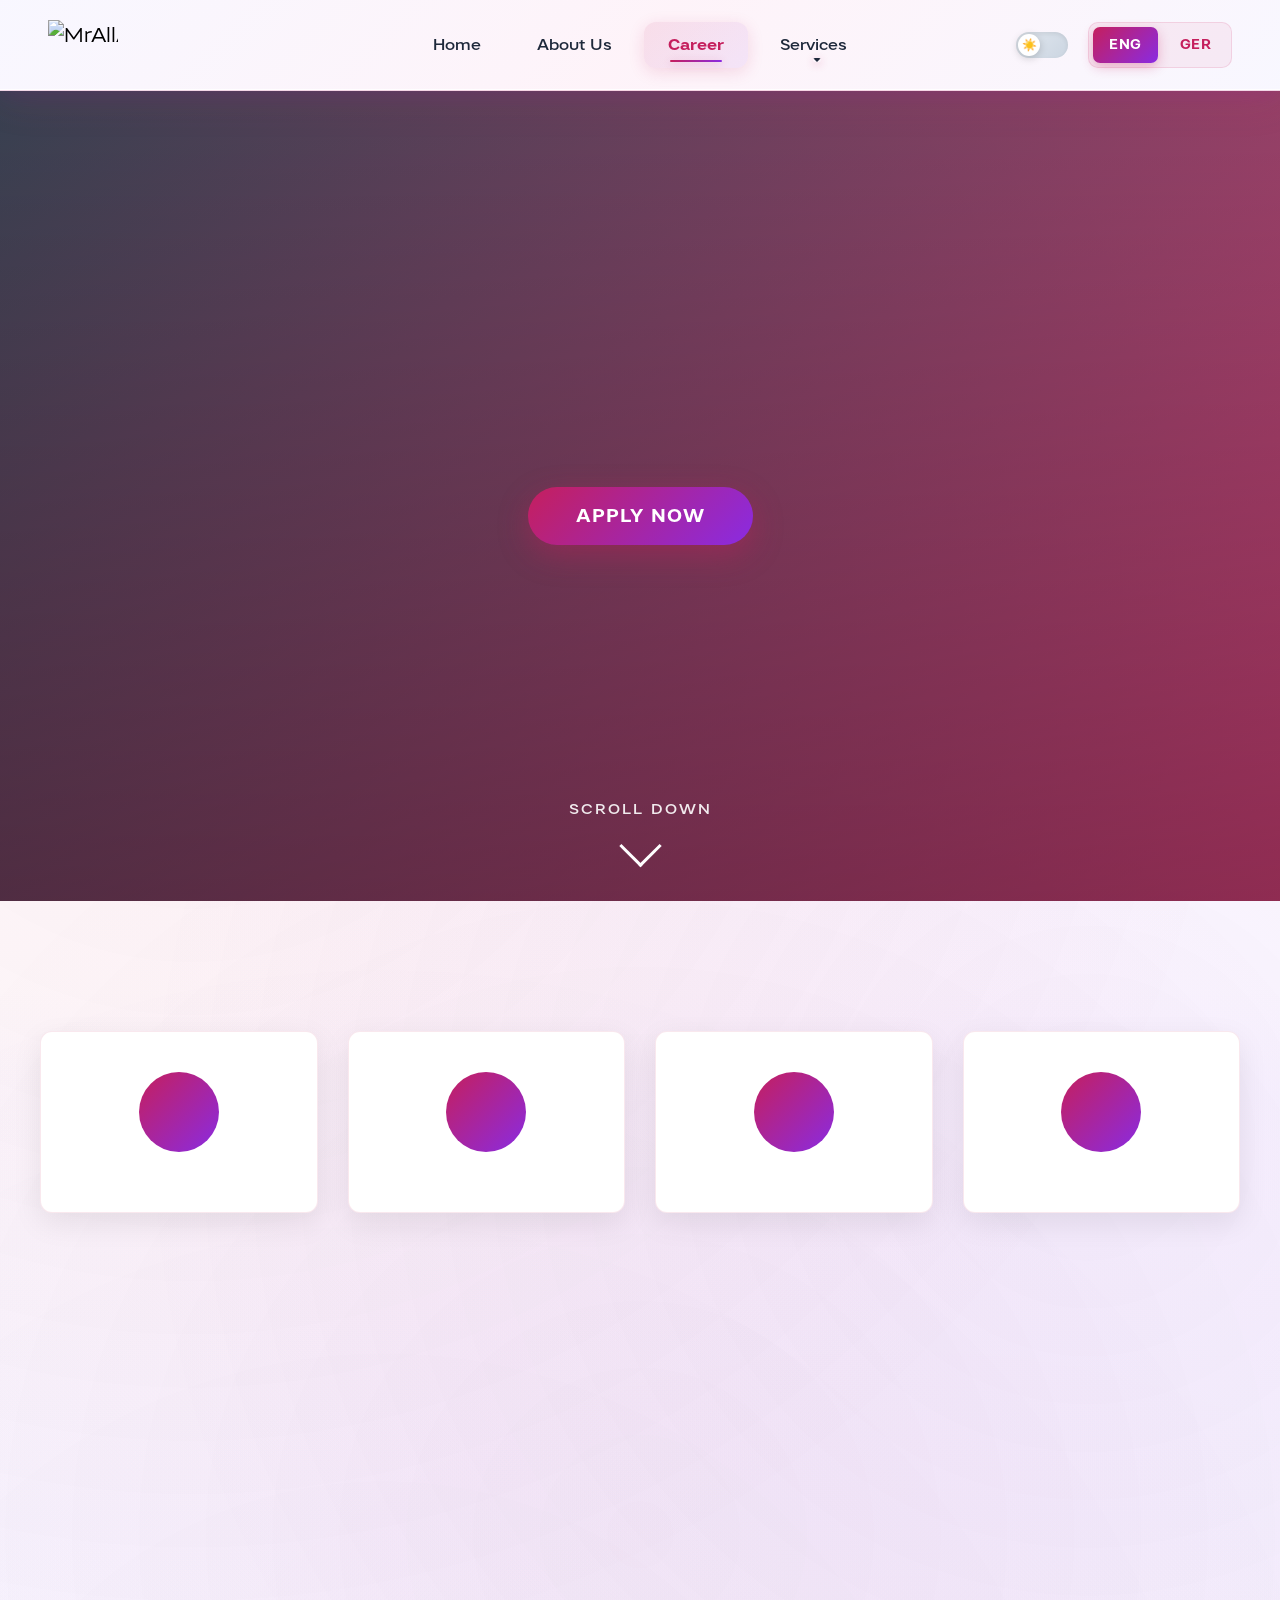
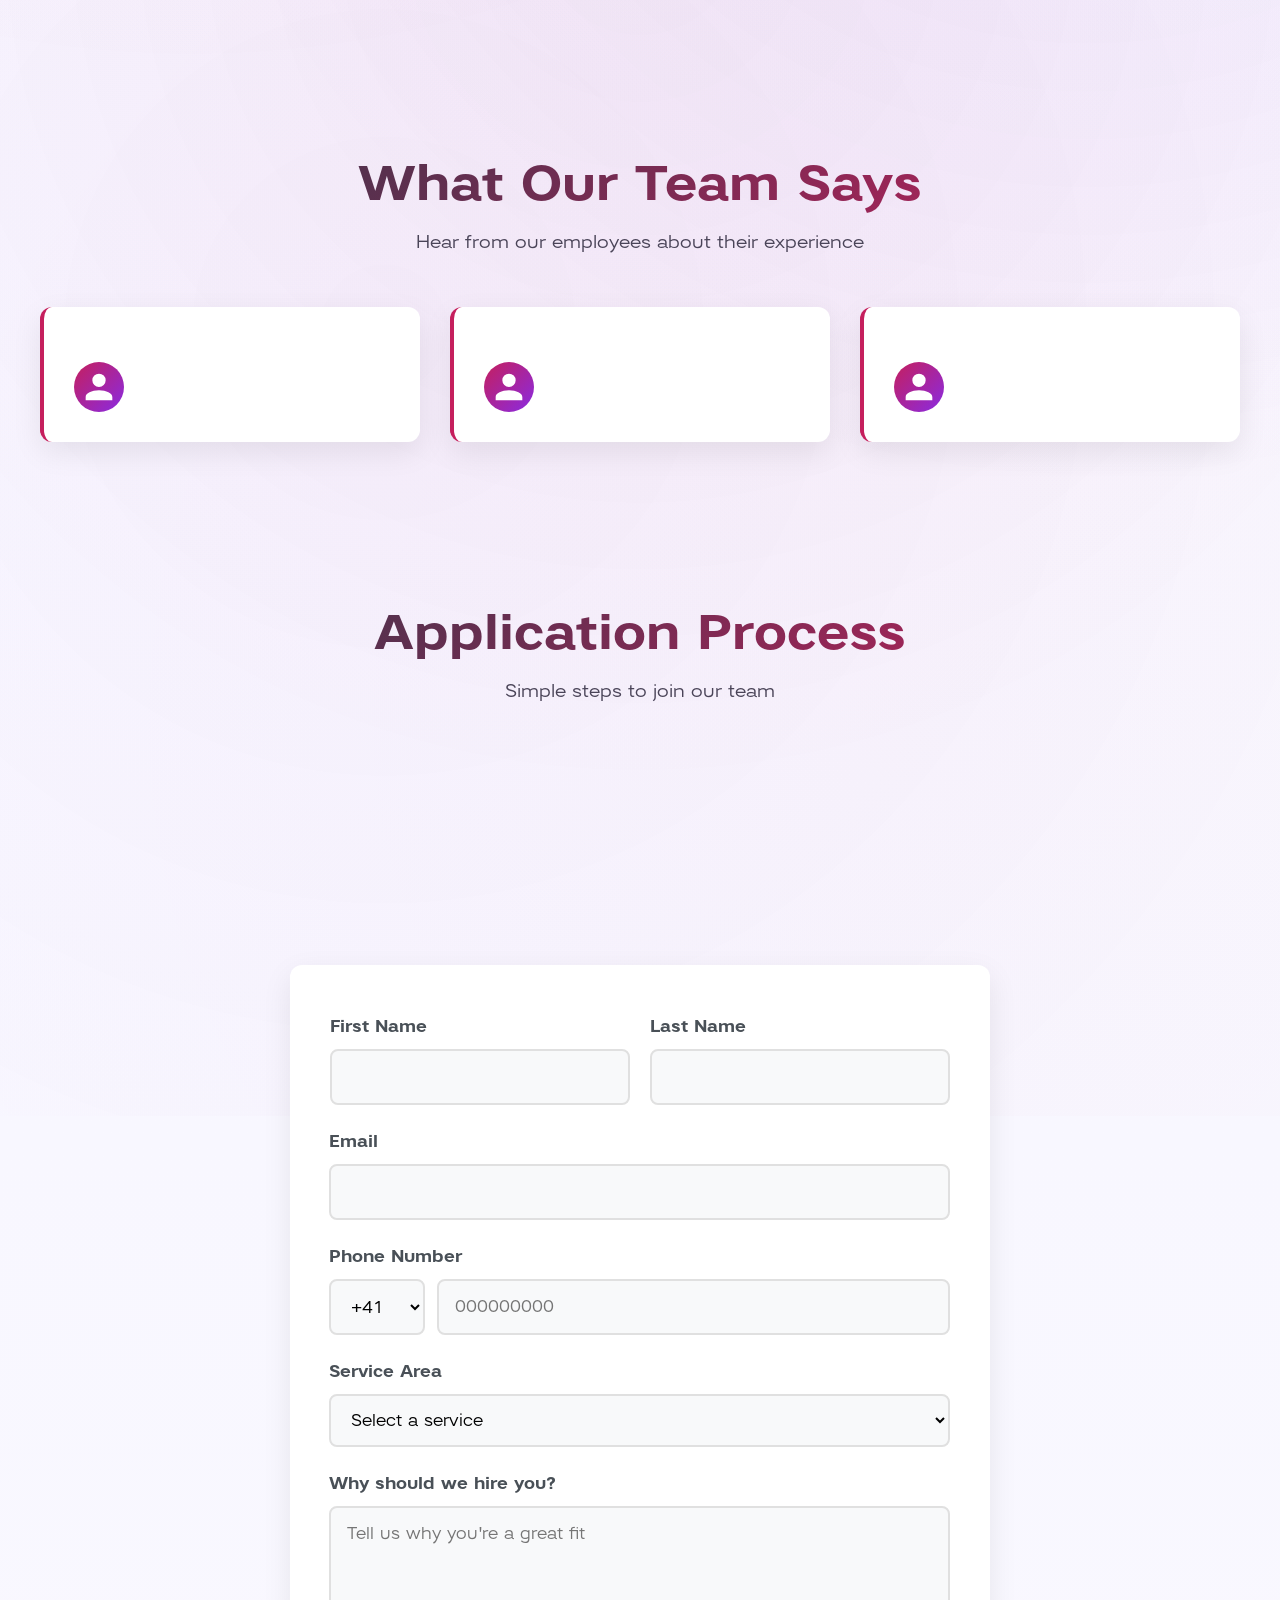
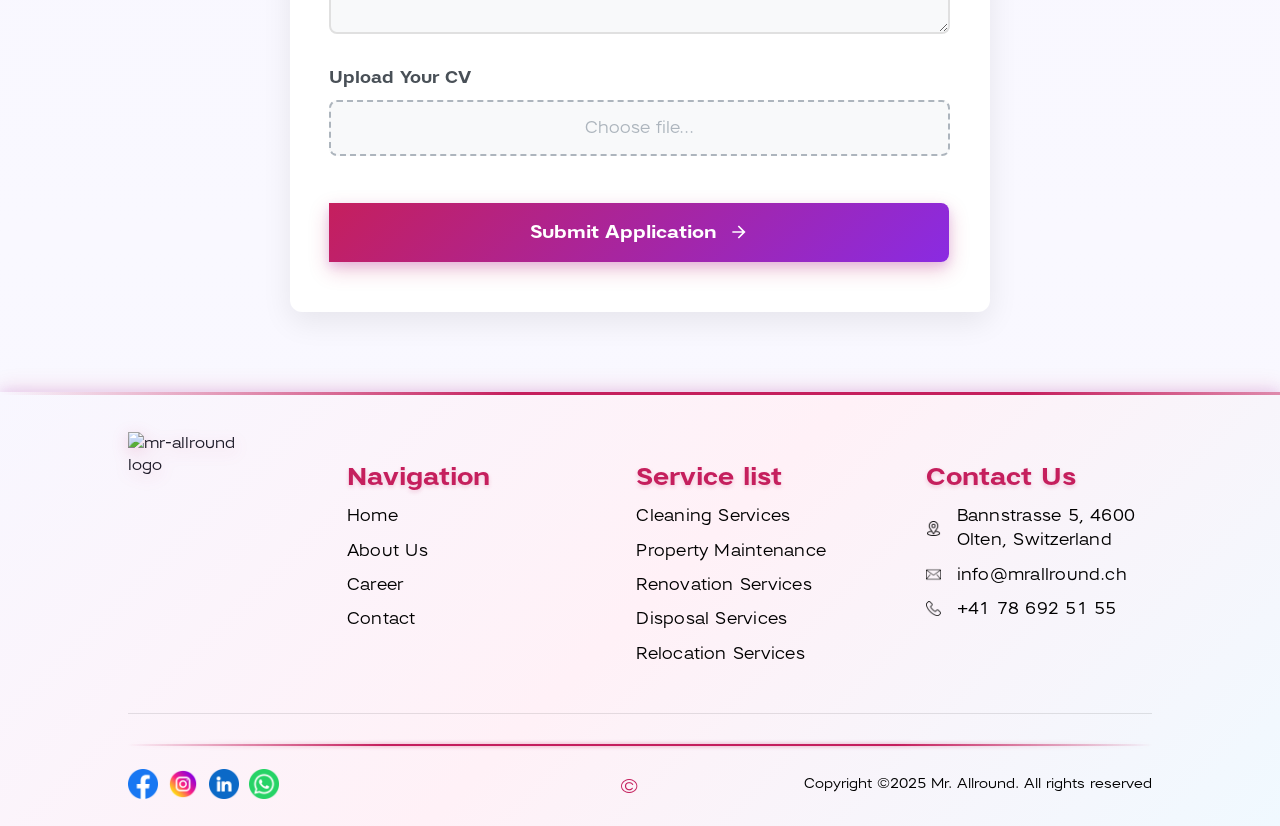
<file: client/career/career.html>
<!DOCTYPE html>
<html lang="en">
	<head>
		<meta charset="UTF-8" />
		<meta name="viewport" content="width=device-width, initial-scale=1.0" />
		<title>Career Application</title>
		<link rel="icon" href="../assets/logoNew.png" type="image/png" />
		<link rel="stylesheet" href="../fonts/fonts.css" />
		<link rel="stylesheet" href="../css/base.css" />
		<link rel="stylesheet" href="../navbar/navbar.css" />
		<link rel="stylesheet" href="../footer/footer.css" />
		<link rel="stylesheet" href="career.css" />
		<link
			rel="stylesheet"
			href="https://cdnjs.cloudflare.com/ajax/libs/font-awesome/6.5.0/css/all.min.css" />
		<link
			href="https://cdn.jsdelivr.net/npm/bootstrap@5.3.5/dist/css/bootstrap.min.css"
			rel="stylesheet" />
		<link rel="stylesheet" href="../navbar/navbar.css" />
	</head>

	<body>
		<!-- Navbar -->
		<section>
			<nav class="navbar navbar-new navbar-expand-lg">
				<div class="nav-container">
					<a class="navbar-brand" href="../index.html">
						<img
							alt="MrAllAround"
							width="70"
							height="50"
							id="navbar-logo" />
					</a>

					<button
						class="navbar-toggler"
						type="button"
						data-bs-toggle="collapse"
						data-bs-target="#navbarNavDropdown"
						aria-controls="navbarNavDropdown"
						aria-expanded="false"
						aria-label="Toggle navigation">
						<span class="toggler-line"></span>
						<span class="toggler-line"></span>
						<span class="toggler-line"></span>
					</button>

					<div
						class="collapse navbar-collapse"
						id="navbarNavDropdown">
						<ul class="navbar-nav">
							<li class="nav-item">
								<a
									class="nav-link"
									href="../index.html"
									data-i18n="home">
									Home
								</a>
							</li>
							<li class="nav-item">
								<a
									class="nav-link"
									href="../aboutUs/aboutUs.html"
									data-i18n="about">
									About Us
								</a>
							</li>
							<li class="nav-item">
								<a
									class="nav-link active"
									href="../career/career.html"
									data-i18n="career">
									Career
								</a>
							</li>
							<li class="nav-item dropdown">
								<a
									class="nav-link dropdown-toggle"
									href="#"
									role="button"
									data-bs-toggle="dropdown"
									aria-expanded="false"
									data-i18n="services">
									Services
								</a>
								<ul class="dropdown-menu" id="navbar-services-dropdown">
									<li>
										<a
											class="dropdown-item"
											href="../services/CleaningService/Cleaning.html"
											data-i18n="cleaning">
											Cleaning Services
										</a>
									</li>
									<li>
										<a
											class="dropdown-item"
											href="../services/Property Maintenance/PropertyMaintenance.html"
											data-i18n="maintenance">
											Property Maintenance
										</a>
									</li>
									<li>
										<a
											class="dropdown-item"
											href="../services/Renovation Service/Renovation.html"
											data-i18n="security">
											Renovation Services
										</a>
									</li>
									<li>
										<a
											class="dropdown-item"
											href="../services/Disposal Service/Disposal.html"
											data-i18n="disposal">
											Disposal Services
										</a>
									</li>
									<li>
										<a
											class="dropdown-item"
											href="../services/Relocation Service/Relocation.html"
											data-i18n="relocation">
											Relocation Services
										</a>
									</li>
								</ul>
							</li>
						</ul>
					</div>

					<div class="navbar-controls">
						<button
							class="dark-mode-toggle"
							id="darkModeToggle"
							aria-label="Toggle dark mode">
							<span class="toggle-icon"></span>
						</button>

						<div class="language-selector">
							<input
								type="radio"
								class="btn-check"
								name="lang"
								id="en"
								value="en"
								autocomplete="off"
								checked />
							<label class="lang-btn" for="en">ENG</label>
							<input
								type="radio"
								class="btn-check"
								name="lang"
								id="de"
								value="de"
								autocomplete="off" />
							<label class="lang-btn" for="de">GER</label>
						</div>
					</div>
				</div>
			</nav>
		</section>

		<main class="career-main">
			<section class="hero-section">
				<div class="hero-overlay"></div>
				<div class="hero-content">
					<h1 class="hero-title" data-i18n="heroMainTitle"></h1>
					<p class="hero-subtitle" data-i18n="heroMainSubtitle"></p>
					<button class="hero-cta" data-i18n="heroCtaButton" onclick="document.getElementById('application-form-section').scrollIntoView({behavior: 'smooth'})">
						Apply Now
					</button>
				</div>
				<div class="hero-scroll-indicator">
					<span data-i18n="scrollDown">Scroll Down</span>
					<div class="scroll-arrow"></div>
				</div>
			</section>

			<section class="why-join-section">
				<div class="section-container">
					<h2 class="section-title" data-i18n="whyJoinTitle"></h2>
					<p class="section-subtitle" data-i18n="whyJoinSubtitle"></p>
					<div class="benefits-grid">
						<div class="benefit-card">
							<div class="benefit-icon">
								
							</div>
							<h3 data-i18n="benefitCareerTitle"></h3>
							<p data-i18n="benefitCareerDesc"></p>
						</div>
						<div class="benefit-card">
							<div class="benefit-icon">
								
							</div>
							<h3 data-i18n="benefitInnovationTitle"></h3>
							<p data-i18n="benefitInnovationDesc"></p>
						</div>
						<div class="benefit-card">
							<div class="benefit-icon">
								
							</div>
							<h3 data-i18n="benefitTeamTitle"></h3>
							<p data-i18n="benefitTeamDesc"></p>
						</div>
						<div class="benefit-card">
							<div class="benefit-icon">
								
							</div>
							<h3 data-i18n="benefitBalanceTitle"></h3>
							<p data-i18n="benefitBalanceDesc"></p>
						</div>
					</div>
				</div>
			</section>

			<section class="life-section">
				<div class="section-container">
					<h2 class="section-title" data-i18n="lifeTitle"></h2>
					<p class="section-subtitle" data-i18n="lifeSubtitle"></p>

					<div class="life-container">
					</div>
				</div>
			</section>

			<section class="values-banner">
				<div class="section-container">
					<div class="values-row">
					</div>
				</div>
			</section>

			<section class="testimonials-section">
				<div class="section-container">
					<h2 class="section-title" data-i18n="testimonialsTitle"></h2>
					<p class="section-subtitle" data-i18n="testimonialsSubtitle"></p>
					<div class="testimonials-grid">
						<div class="testimonial-card">
							<div class="testimonial-content">
								<p data-i18n="testimonial1Text"></p>
							</div>
							<div class="testimonial-author">
								<div class="author-avatar">
									<svg viewBox="0 0 24 24" width="40" height="40">
										<path fill="currentColor" d="M12,4A4,4 0 0,1 16,8A4,4 0 0,1 12,12A4,4 0 0,1 8,8A4,4 0 0,1 12,4M12,14C16.42,14 20,15.79 20,18V20H4V18C4,15.79 7.58,14 12,14Z"/>
									</svg>
								</div>
								<div class="author-info">
									<h4 data-i18n="testimonial1Name"></h4>
									<p data-i18n="testimonial1Role"></p>
								</div>
							</div>
						</div>
						<div class="testimonial-card">
							<div class="testimonial-content">
								<p data-i18n="testimonial2Text"></p>
							</div>
							<div class="testimonial-author">
								<div class="author-avatar">
									<svg viewBox="0 0 24 24" width="40" height="40">
										<path fill="currentColor" d="M12,4A4,4 0 0,1 16,8A4,4 0 0,1 12,12A4,4 0 0,1 8,8A4,4 0 0,1 12,4M12,14C16.42,14 20,15.79 20,18V20H4V18C4,15.79 7.58,14 12,14Z"/>
									</svg>
								</div>
								<div class="author-info">
									<h4 data-i18n="testimonial2Name"></h4>
									<p data-i18n="testimonial2Role"></p>
								</div>
							</div>
						</div>
						<div class="testimonial-card">
							<div class="testimonial-content">
								<p data-i18n="testimonial3Text"></p>
							</div>
							<div class="testimonial-author">
								<div class="author-avatar">
									<svg viewBox="0 0 24 24" width="40" height="40">
										<path fill="currentColor" d="M12,4A4,4 0 0,1 16,8A4,4 0 0,1 12,12A4,4 0 0,1 8,8A4,4 0 0,1 12,4M12,14C16.42,14 20,15.79 20,18V20H4V18C4,15.79 7.58,14 12,14Z"/>
									</svg>
								</div>
								<div class="author-info">
									<h4 data-i18n="testimonial3Name"></h4>
									<p data-i18n="testimonial3Role"></p>
								</div>
							</div>
						</div>
					</div>
				</div>
			</section>

			<section class="process-section">
				<div class="section-container">
					<h2 class="section-title" data-i18n="processTitle"></h2>
					<p class="section-subtitle" data-i18n="processSubtitle"></p>
					<div class="process-timeline">
					</div>
				</div>
			</section>

			<section class="application-form-section" id="application-form-section">
				<div class="section-container">
					<h2 class="section-title" data-i18n="formSectionTitle"></h2>
					<p class="section-subtitle" data-i18n="formSectionSubtitle"></p>
					<div class="form-wrapper">
						<div class="form-content">
							<form id="applicationForm">
								<div class="input-group">
									<div class="input-row">
										<div class="input-field">
											<label for="firstName" data-i18n="firstName">First Name</label>
											<input type="text" id="firstName" name="FirstName" required />
										</div>
										<div class="input-field">
											<label for="lastName" data-i18n="lastName">Last Name</label>
											<input type="text" id="lastName" name="LastName" required />
										</div>
									</div>

									<div class="input-field">
										<label for="email" data-i18n="email">Email</label>
										<input type="email" id="email" name="Email" required />
										<div class="error" id="emailError"></div>
									</div>

									<div class="input-field">
										<label for="phone" data-i18n="phone">Phone Number</label>
										<div class="phone-group">
											<select id="phoneCode" name="PhoneCode" required>
												<option value="+41">+41</option>
											</select>
											<input type="text" id="phone" name="Phone" placeholder="000000000" pattern="^\d{9}$" required />
										</div>
										<div class="error" id="phoneError"></div>
									</div>

									<div class="input-field">
										<label for="service" data-i18n="serviceArea">Service Area</label>
										<select id="service" name="Service" required>
											<option disabled selected value="" data-i18n="selectService">Select a service</option>
										</select>
									</div>

									<div class="input-field">
										<label for="reason" data-i18n="whyHire">Why should we hire you?</label>
										<textarea id="reason" name="Reason" rows="4" data-i18n-placeholder="whyHirePlaceholder" placeholder="Tell us why you're a great fit" required></textarea>
									</div>

									<div class="input-field">
										<label for="cv" data-i18n="uploadCV">Upload Your CV</label>
										<div class="file-upload">
											<input type="file" id="cv" name="Cv" accept=".pdf,.doc,.docx" required />
											<span class="file-custom" data-i18n="chooseFile">Choose file...</span>
										</div>
									</div>

									<button type="submit" class="submit-btn">
										<span data-i18n="submit">Submit Application</span>
										<svg viewBox="0 0 24 24" width="20" height="20">
											<path fill="currentColor" d="M4,11V13H16L10.5,18.5L11.92,19.92L19.84,12L11.92,4.08L10.5,5.5L16,11H4Z"/>
										</svg>
									</button>
								</div>
							</form>
						</div>
					</div>
				</div>
			</section>
		</main>

		<section>
			<footer class="footer">
				<div class="footer-upper">
					<figure class="grid-item-brand-bottom">
						<img
							loading="lazy"
							class="brand-logo"
							alt="mr-allround logo"
							width="1355"
							height="1234"
							id="footer-logo" />
					</figure>

					<div class="footer-upper-nav">
						<div class="grid-item-bottom">
							<h4 data-i18n="navigation">Navigation</h4>
							<nav class="bottom-nav">
								<ul class="link-list">
									<li>
										<a
											class="underlined"
											href="../index.html"
											data-i18n="home"
											>Home</a
										>
									</li>
									<li>
										<a
											class="underlined"
											href="../aboutUs/aboutUs.html"
											data-i18n="about"
											>About Us</a
										>
									</li>
									<li>
										<a
											class="underlined"
											href="../career/career.html"
											data-i18n="career"
											>Career</a
										>
									</li>
									<li>
										<a
											class="underlined"
											href="../aboutUs/aboutUs.html#Contact-us"
											data-i18n="contact"
											>Contact</a
										>
									</li>
								</ul>
							</nav>
						</div>

						<div class="grid-item-bottom">
							<h4 data-i18n="serviceList">Service list</h4>
							<nav class="bottom-nav">
								<ul class="link-list" id="footer-services-list">
									<li>
										<a
											class="underlined"
											href="../services/CleaningService/Cleaning.html"
											data-i18n="cleaningServices"
											>Cleaning Services</a
										>
									</li>
									<li>
										<a
											class="underlined"
											href="../services/Property Maintenance/PropertyMaintenance.html"
											data-i18n="maintenance"
											>Property Maintenance</a
										>
									</li>
									<li>
										<a
											class="underlined"
											href="../services/Renovation Service/Renovation.html"
											data-i18n="security"
											>Renovation Services</a
										>
									</li>
									<li>
										<a
											class="underlined"
											href="../services/Disposal Service/Disposal.html"
											data-i18n="disposal"
											>Disposal Services</a
										>
									</li>
									<li>
										<a
											class="underlined"
											href="../services/Relocation Service/Relocation.html"
											data-i18n="relocation"
											>Relocation Services</a
										>
									</li>
								</ul>
							</nav>
						</div>

						<div class="grid-item-bottom">
							<h4 data-i18n="contactUs">Contact Us</h4>
							<nav class="contact-list">
								<ul>
									<li>
										<span class="bottom-nav-contact">
											<img
												src="../footer/assets/Icons/location.png"
												alt="Location"
												class="location" />Bannstrasse
											5, 4600 Olten, Switzerland
										</span>
									</li>
									<li>
										<span class="bottom-nav-contact">
											<img
												src="../footer/assets/Icons/mail.png"
												alt="E-mail"
												class="email" /><a
												href="mailto:info@mrallround.ch"
												>info@mrallround.ch</a
											>
										</span>
									</li>
									<li>
										<span class="bottom-nav-contact">
											<img
												src="../footer/assets/Icons/telephone.png"
												alt="Phone"
												class="phone" /><a
												href="tel:+41786925155"
												>+41 78 692 51 55</a
											>
										</span>
									</li>
								</ul>
							</nav>
						</div>
					</div>
				</div>

				<div class="footer-bottom">
					<div class="social-icons-wrapper">
						<span class="grid-item">
							<a id="footer-facebook-link" href="" target="_blank">
								<img
									src="../footer/assets/Icons/facebook.png"
									alt="Facebook"
							/></a>
						</span>
						<span class="grid-item">
							<a id="footer-instagram-link" href="" target="_blank">
								<img
									src="../footer/assets/Icons/instagram.png"
									alt="Instagram"
							/></a>
						</span>
						<span class="grid-item">
							<a id="footer-linkedin-link" href="" target="_blank">
								<img
									src="../footer/assets/Icons/linkedin.png"
									alt="LinkedIn"
							/></a>
						</span>
						<span class="grid-item">
							<a id="footer-whatsapp-link" href="" target="_blank">
								<img
									src="../footer/assets/Icons/whatsupp.png"
									alt="WhatsApp"
							/></a>
						</span>
					</div>

					<small data-i18n="copyright"
						>Copyright ©2026 Mr. Allround. All rights
						reserved</small
					>
				</div>
			</footer>
		</section>

		<script src="translations.js"></script>

		<script src="https://cdn.jsdelivr.net/npm/bootstrap@5.3.5/dist/js/bootstrap.bundle.min.js"></script>
		<script src="../navbar/lightDark.js" defer></script>
		<script type="module" src="../strapiScripts/siteLogo.js"></script>
		<script type="module" src="../strapiScripts/footer.js"></script>
		<script type="module" src="../strapiScripts/navigation.js"></script>
		<script type="module" src="../strapiScripts/careerPage/careerPageData.js"></script>
		<script type="module" src="career.js"></script>
	</body>
</html>
</file>
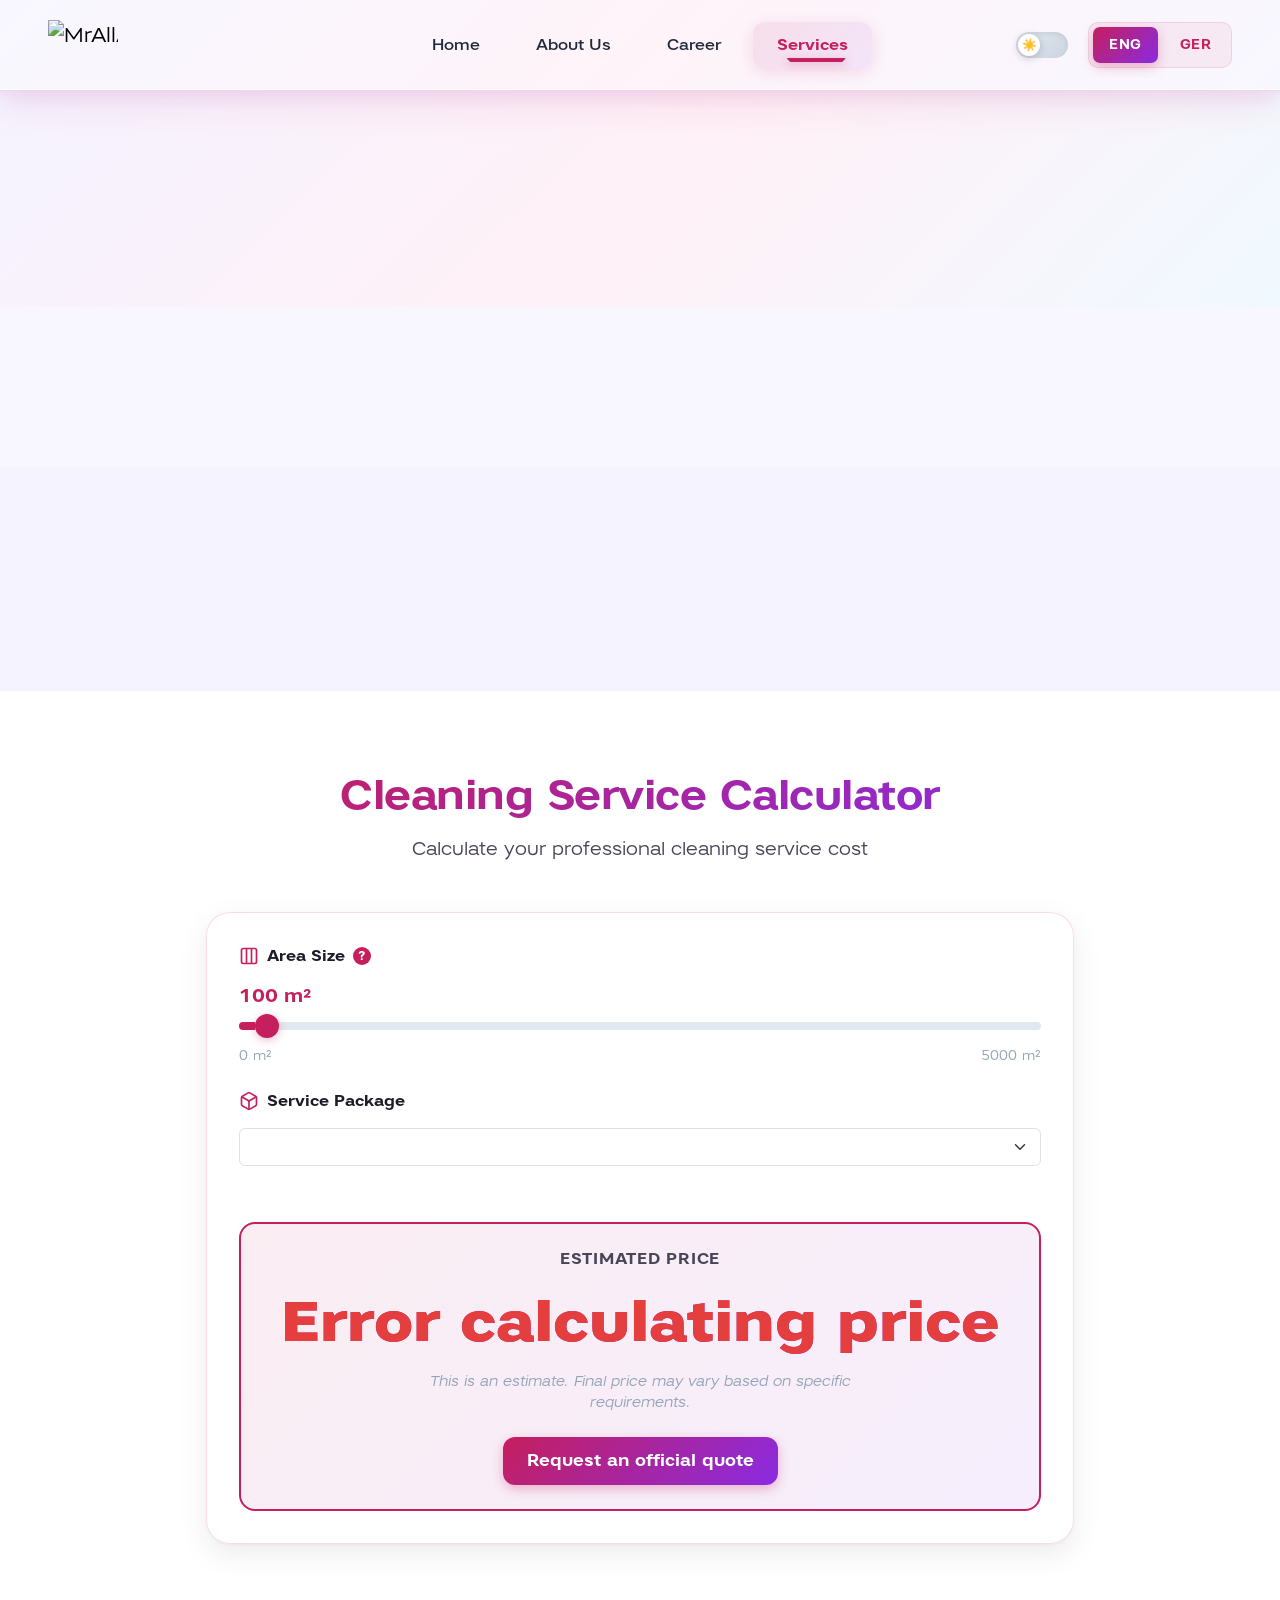
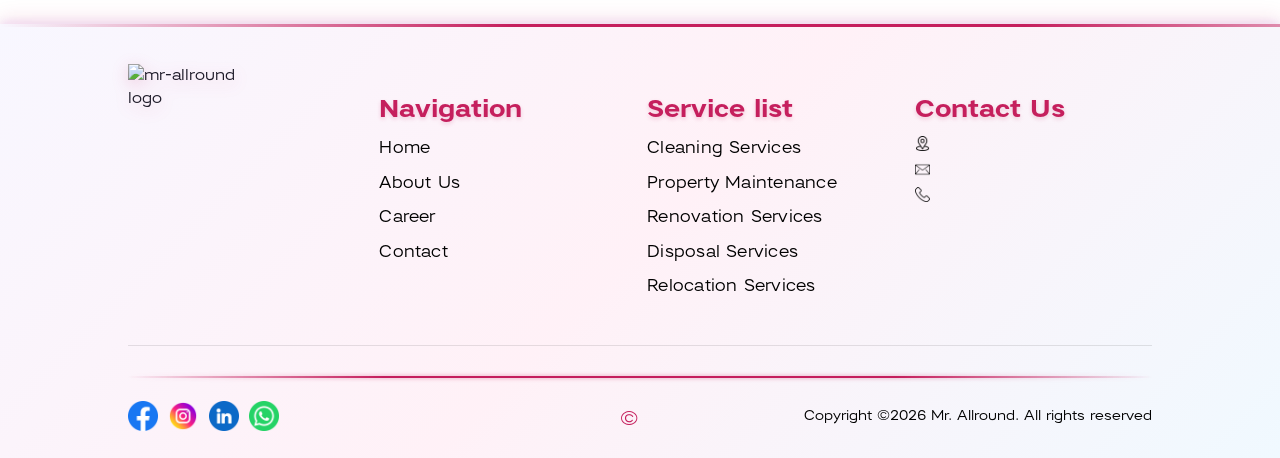
<file: client/services/CleaningService/Cleaning.html>
<!DOCTYPE html>
<html lang="en">
<head>
    <meta charset="UTF-8" />
    <meta name="viewport" content="width=device-width, initial-scale=1.0" />
    <title>Cleaning Services - Mr. All Round</title>
    <link rel="icon" type="image/png" href="../../assets/logoNew.png" />

    <link rel="stylesheet" href="../../css/base.css" />
    <link rel="stylesheet" href="../../footer/footer.css" />
    
    <link rel="stylesheet" href="./cleaning.css" />
    
    <link rel="stylesheet" href="https://cdnjs.cloudflare.com/ajax/libs/font-awesome/6.5.0/css/all.min.css" />
    
    <link href="../../fonts/fonts.css" rel="stylesheet" />
    
    <link href="https://cdn.jsdelivr.net/npm/bootstrap@5.3.5/dist/css/bootstrap.min.css" rel="stylesheet" />
    <script defer src="https://cdn.jsdelivr.net/npm/bootstrap@5.3.5/dist/js/bootstrap.bundle.min.js"></script>
    <link rel="stylesheet" href="../../navbar/navbar.css" />
</head>
<body>
    <div id="page-content">
        <section>
            <nav class="navbar navbar-new navbar-expand-lg">
                <div class="nav-container">
                    <a class="navbar-brand" href="../../index.html">
                        <img alt="MrAllAround" width="70" height="50" id="navbar-logo" />
                    </a>

                    <button
                        class="navbar-toggler"
                        type="button"
                        data-bs-toggle="collapse"
                        data-bs-target="#navbarNavDropdown"
                        aria-controls="navbarNavDropdown"
                        aria-expanded="false"
                        aria-label="Toggle navigation">
                        <span class="toggler-line"></span>
                        <span class="toggler-line"></span>
                        <span class="toggler-line"></span>
                    </button>

                    <div class="collapse navbar-collapse" id="navbarNavDropdown">
                        <ul class="navbar-nav">
                            <li class="nav-item">
                                <a class="nav-link" href="../../index.html" data-i18n="home">Home</a>
                            </li>
                            <li class="nav-item">
                                <a class="nav-link" href="../../aboutUs/aboutUs.html" data-i18n="about">About Us</a>
                            </li>
                            <li class="nav-item">
                                <a class="nav-link" href="../../career/career.html" data-i18n="career">Career</a>
                            </li>
                            <li class="nav-item dropdown">
                                <a
                                    class="nav-link dropdown-toggle active"
                                    href="#"
                                    role="button"
                                    data-bs-toggle="dropdown"
                                    aria-expanded="false"
                                    data-i18n="services">
                                    Services
                                </a>
                                <ul class="dropdown-menu" id="navbar-services-dropdown">
                                    <li>
                                        <a class="dropdown-item active" href="./Cleaning.html" data-i18n="cleaning">
                                            Cleaning Services
                                        </a>
                                    </li>
                                    <li>
                                        <a class="dropdown-item" href="../Property Maintenance/PropertyMaintenance.html" data-i18n="maintenance">
                                            Property Maintenance
                                        </a>
                                    </li>
                                    <li>
                                        <a class="dropdown-item" href="../Renovation Service/Renovation.html" data-i18n="security">
                                            Renovation Services
                                        </a>
                                    </li>
                                    <li>
                                        <a class="dropdown-item" href="../Disposal Service/Disposal.html" data-i18n="disposal">
                                            Disposal Services
                                        </a>
                                    </li>
                                    <li>
                                        <a class="dropdown-item" href="../Relocation Service/Relocation.html" data-i18n="relocation">
                                            Relocation Services
                                        </a>
                                    </li>
                                </ul>
                            </li>
                        </ul>
                    </div>

                    <div class="navbar-controls">
                        <button
                            class="dark-mode-toggle"
                            id="darkModeToggle"
                            aria-label="Toggle dark mode">
                            <span class="toggle-icon"></span>
                        </button>

                        <div class="language-selector">
                            <input type="radio" class="btn-check" name="lang" id="eng" value="en" autocomplete="off" checked />
                            <label class="lang-btn" for="eng">ENG</label>
                            <input type="radio" class="btn-check" name="lang" id="ger" value="de" autocomplete="off" />
                            <label class="lang-btn" for="ger">GER</label>
                        </div>
                    </div>
                </div>
            </nav>
        </section>

        <section class="hero-section section">
            <div class="container">
                <div class="hero-content">
                    <h1 class="hero-title" id="serviceTitle"></h1>
                    <p class="hero-subtitle" id="serviceSubtitle"></p>
                </div>
            </div>
        </section>

        <section class="intro-section section">
            <div class="container">
                <div class="intro-text" id="introText"></div>
            </div>
        </section>

        <section class="offerings-section section section-gradient-light">
            <div class="container">
                <div class="section-header">
                    <h2 class="section-title" id="offerSectionTitle"></h2>
                    <div class="section-subtitle" id="offerSectionDescription"></div>
                </div>
                <div class="offerings-grid grid-auto-fit" id="offeringsContainer">
                </div>
            </div>
        </section>

        <section class="gallery-section section" style="display: none;">
            <div class="container">
                <div class="section-header">
                    <h2 class="section-title" data-i18n="galleryTitle">Gallery</h2>
                </div>
                <div class="gallery-grid" id="galleryContainer">
                </div>
            </div>
        </section>

        <section class="calculator-section" id="calculator-section">
            <div class="calculator-container">
                <div class="calculator-header">
                    <h2
                        class="calculator-title"
                        data-i18n="cleaning.title">
                        Cleaning Service Calculator
                    </h2>
                    <p
                        class="calculator-subtitle"
                        data-i18n="cleaning.subtitle">
                        Calculate your professional cleaning service
                        cost
                    </p>
                </div>

                <div class="calculator-card">
                    <form id="calculator-form" class="calculator-form">
                        <div class="form-group">
                            <label class="form-label" for="area">
                                <svg
                                    class="form-label-icon"
                                    viewBox="0 0 24 24"
                                    fill="none"
                                    stroke="currentColor"
                                    stroke-width="2">
                                    <rect
                                        x="3"
                                        y="3"
                                        width="18"
                                        height="18"
                                        rx="2"
                                        ry="2"></rect>
                                    <line
                                        x1="9"
                                        y1="3"
                                        x2="9"
                                        y2="21"></line>
                                    <line
                                        x1="15"
                                        y1="3"
                                        x2="15"
                                        y2="21"></line>
                                </svg>
                                <span data-i18n="area">Area Size</span>
                                <span
                                    class="info-tooltip"
                                    data-tooltip="Enter the total area to be cleaned"
                                    >?</span
                                >
                            </label>
                            <div class="range-group">
                                <div class="range-header">
                                    <span
                                        class="range-value"
                                        data-i18n="areaUnit"
                                        >100 m²</span
                                    >
                                </div>
                                <input
                                    type="range"
                                    id="area"
                                    name="area"
                                    class="range-input"
                                    min="0"
                                    max="5000"
                                    value="100"
                                    step="1"
                                    data-unit="m²" />
                                <div class="range-labels">
                                    <span>0 m²</span>
                                    <span>5000 m²</span>
                                </div>
                            </div>
                        </div>

                        <div class="form-group">
                            <label class="form-label" for="package">
                                <svg
                                    class="form-label-icon"
                                    viewBox="0 0 24 24"
                                    fill="none"
                                    stroke="currentColor"
                                    stroke-width="2">
                                    <path
                                        d="M21 16V8a2 2 0 0 0-1-1.73l-7-4a2 2 0 0 0-2 0l-7 4A2 2 0 0 0 3 8v8a2 2 0 0 0 1 1.73l7 4a2 2 0 0 0 2 0l7-4A2 2 0 0 0 21 16z"></path>
                                    <polyline
                                        points="3.27 6.96 12 12.01 20.73 6.96"></polyline>
                                    <line
                                        x1="12"
                                        y1="22.08"
                                        x2="12"
                                        y2="12"></line>
                                </svg>
                                <span data-i18n="package"
                                    >Service Package</span
                                >
                            </label>
                            <select
                                id="package"
                                name="package"
                                class="form-select"
                                data-cms-dynamic="true">
                                <option value="1">
                                    
                                </option>
                                <option value="2" selected></option>
                                <option value="3"></option>
                                <option value="4"></option>
                                <option value="5"></option>
                            </select>
                        </div>

                        <div class="calculator-result">
                            <div
                                class="result-label"
                                data-i18n="result.label">
                                Estimated Price
                            </div>
                            <div
                                class="result-price"
                                id="calculator-result-price">
                                CHF 0
                            </div>
                            <div
                                class="result-note"
                                data-i18n="result.note">
                                This is an estimate. Final price may
                                vary based on specific requirements.
                            </div>
                            <div class="calculator-cta">
                                <a
                                    id="request-quote-btn"
                                    href="mailto:info@mrallround.ch"
                                    class="btn-calculator btn-primary"
                                    data-i18n="result.requestQuote">
                                    Request an official quote
                                </a>
                            </div>
                        </div>
                    </form>
                </div>
            </div>
        </section>

        <section>
            <footer class="footer">
                <div class="footer-upper">
                    <figure class="grid-item-brand-bottom">
                        <img
                            loading="lazy"
                            class="brand-logo"
                            alt="mr-allround logo"
                            width="1355"
                            height="1234"
                            id="footer-logo" />
                    </figure>

                    <div class="footer-upper-nav">
                        <div class="grid-item-bottom">
                            <h4 data-i18n="navigationTitle">Navigation</h4>
                            <nav class="bottom-nav">
                                <ul class="link-list">
                                    <li>
                                        <a
                                            class="underlined"
                                            href="../../index.html"
                                            data-i18n="home"
                                            >Home</a
                                        >
                                    </li>
                                    <li>
                                        <a
                                            class="underlined"
                                            href="../../aboutUs/aboutUs.html"
                                            data-i18n="about"
                                            >About Us</a
                                        >
                                    </li>
                                    <li>
                                        <a
                                            class="underlined"
                                            href="../../career/career.html"
                                            data-i18n="career"
                                            >Career</a
                                        >
                                    </li>
                                    <li>
                                        <a
                                            class="underlined"
                                            href="../../aboutUs/aboutUs.html#Contact-us"
                                            data-i18n="contactFooter"
                                            >Contact</a
                                        >
                                    </li>
                                </ul>
                            </nav>
                        </div>

                        <div class="grid-item-bottom">
                            <h4 data-i18n="serviceListTitle">Service list</h4>
                            <nav class="bottom-nav">
                                <ul class="link-list" id="footer-services-list">
                                    <li>
                                        <a
                                            class="underlined"
                                            href="./Cleaning.html"
                                            data-i18n="cleaning"
                                            >Cleaning Services</a
                                        >
                                    </li>
                                    <li>
                                        <a
                                            class="underlined"
                                            href="../Property Maintenance/PropertyMaintenance.html"
                                            data-i18n="maintenance"
                                            >Property Maintenance</a
                                        >
                                    </li>
                                    <li>
                                        <a
                                            class="underlined"
                                            href="../Renovation Service/Renovation.html"
                                            data-i18n="security"
                                            >Renovation Services</a
                                        >
                                    </li>
                                    <li>
                                        <a
                                            class="underlined"
                                            href="../Disposal Service/Disposal.html"
                                            data-i18n="disposal"
                                            >Disposal Services</a
                                        >
                                    </li>
                                    <li>
                                        <a
                                            class="underlined"
                                            href="../Relocation Service/Relocation.html"
                                            data-i18n="relocation"
                                            >Relocation Services</a
                                        >
                                    </li>
                                </ul>
                            </nav>
                        </div>

                        <div class="grid-item-bottom">
                            <h4 data-i18n="contactUsTitle">Contact Us</h4>
                            <nav class="contact-list">
                                <ul>
                                    <li>
                                        <span class="bottom-nav-contact">
                                            <img
                                                src="../../footer/assets/Icons/location.png"
                                                alt="Location" class="location"/>
                                            <span id="footer-address">
                                            </span>
                                        </span>
                                    </li>
                                    <li>
                                        <span class="bottom-nav-contact">
                                            <img
                                                src="../../footer/assets/Icons/mail.png"
                                                alt="E-mail" class="email" />
                                            <a
                                                id="footer-email-link"
                                                href="mailto:info@mrallround.ch">
                                                <span
                                                    id="footer-email-text">
                                                </span>
                                            </a>
                                        </span>
                                    </li>
                                    <li>
                                        <span class="bottom-nav-contact">
                                            <img
                                                src="../../footer/assets/Icons/telephone.png"
                                                alt="Phone" class="phone"/>
                                            <a
                                                id="footer-phone-link"
                                                href="tel:+41786925155">
                                                <span
                                                    id="footer-phone-text">
                                                </span>
                                            </a>
                                        </span>
                                    </li>
                                </ul>
                            </nav>
                        </div>
                    </div>
                </div>

                <div class="footer-bottom">
                    <div class="social-icons-wrapper">
                        <span class="grid-item">
                            <a id="footer-facebook-link" href="" target="_blank">
                                <img
                                    src="../../footer/assets/Icons/facebook.png"
                                    alt="Facebook"
                            /></a>
                        </span>
                        <span class="grid-item">
                            <a id="footer-instagram-link" href="" target="_blank">
                                <img
                                    src="../../footer/assets/Icons/instagram.png"
                                    alt="Instagram"
                            /></a>
                        </span>
                        <span class="grid-item">
                            <a id="footer-linkedin-link" href="" target="_blank">
                                <img
                                    src="../../footer/assets/Icons/linkedin.png"
                                    alt="LinkedIn"
                            /></a>
                        </span>
                        <span class="grid-item">
                            <a id="footer-whatsapp-link" href="" target="_blank">
                                <img
                                    src="../../footer/assets/Icons/whatsupp.png"
                                    alt="WhatsApp"
                            /></a>
                        </span>
                    </div>

                    <small
                        >Copyright ©2026 Mr. Allround. All rights
                        reserved</small
                    >
                </div>
            </footer>
        </section>
        
    <script src="../../navbar/lightDark.js" defer></script>
    <script type="module" src="./js/cleaning.js"></script>
    <script type="module" src="../../strapiScripts/siteLogo.js"></script>
    <script type="module" src="../../strapiScripts/footer.js"></script>
    <script type="module" src="../../strapiScripts/navigation.js"></script>
    <script type="module" src="./js/calculator.js"></script>
</body>
</html>
</file>
<file: client/fonts/fonts.css>
@font-face {
  font-family: 'Artico Expanded';
  src: url('ArticoExpanded-Thin.woff') format('woff');
  font-weight: 100;
  font-style: normal;
  font-display: swap;
}

@font-face {
  font-family: 'Artico Expanded';
  src: url('ArticoExpanded-ThinItalic.woff') format('woff');
  font-weight: 100;
  font-style: italic;
  font-display: swap;
}


@font-face {
  font-family: 'Artico Expanded';
  src: url('cretype  Artico Expanded ExtraLight.woff') format('woff');
  font-weight: 200;
  font-style: normal;
  font-display: swap;
}

@font-face {
  font-family: 'Artico Expanded';
  src: url('cretype  Artico Expanded ExtraLight Italic.woff') format('woff');
  font-weight: 200;
  font-style: italic;
  font-display: swap;
}


@font-face {
  font-family: 'Artico Expanded';
  src: url('cretype  Artico Expanded Light.woff') format('woff');
  font-weight: 300;
  font-style: normal;
  font-display: swap;
}

@font-face {
  font-family: 'Artico Expanded';
  src: url('cretype  Artico Expanded Light Italic.woff') format('woff');
  font-weight: 300;
  font-style: italic;
  font-display: swap;
}


@font-face {
  font-family: 'Artico Expanded';
  src: url('ArticoExpanded-Regular.woff') format('woff');
  font-weight: 400;
  font-style: normal;
  font-display: swap;
}

@font-face {
  font-family: 'Artico Expanded';
  src: url('cretype  Artico Expanded Italic.woff') format('woff');
  font-weight: 400;
  font-style: italic;
  font-display: swap;
}


@font-face {
  font-family: 'Artico Expanded';
  src: url('cretype  Artico Expanded Medium.woff') format('woff');
  font-weight: 500;
  font-style: normal;
  font-display: swap;
}

@font-face {
  font-family: 'Artico Expanded';
  src: url('cretype  Artico Expanded Medium Italic.woff') format('woff');
  font-weight: 500;
  font-style: italic;
  font-display: swap;
}


@font-face {
  font-family: 'Artico Expanded';
  src: url('cretype  Artico Expanded Bold.woff') format('woff');
  font-weight: 700;
  font-style: normal;
  font-display: swap;
}

@font-face {
  font-family: 'Artico Expanded';
  src: url('cretype  Artico Expanded Bold Italic.woff') format('woff');
  font-weight: 700;
  font-style: italic;
  font-display: swap;
}


@font-face {
  font-family: 'Artico Expanded';
  src: url('cretype  Artico Expanded ExtraBold.woff') format('woff');
  font-weight: 800;
  font-style: normal;
  font-display: swap;
}

@font-face {
  font-family: 'Artico Expanded';
  src: url('cretype  Artico Expanded ExtraBold Italic.woff') format('woff');
  font-weight: 800;
  font-style: italic;
  font-display: swap;
}


@font-face {
  font-family: 'Artico Expanded';
  src: url('cretype  Artico Expanded Heavy.woff') format('woff');
  font-weight: 900;
  font-style: normal;
  font-display: swap;
}

@font-face {
  font-family: 'Artico Expanded';
  src: url('cretype  Artico Expanded Heavy Italic.woff') format('woff');
  font-weight: 900;
  font-style: italic;
  font-display: swap;
}


@font-face {
  font-family: 'Artico Expanded';
  src: url('cretype  Artico Expanded Black.woff') format('woff');
  font-weight: 950;
  font-style: normal;
  font-display: swap;
}

@font-face {
  font-family: 'Artico Expanded';
  src: url('cretype  Artico Expanded Black Italic.woff') format('woff');
  font-weight: 950;
  font-style: italic;
  font-display: swap;
}




*,
*::before,
*::after {
  font-family: 'Artico Expanded', sans-serif !important;
}


html {
  font-family: 'Artico Expanded', sans-serif !important;
}

body {
  font-family: 'Artico Expanded', sans-serif !important;
}


h1, h2, h3, h4, h5, h6,
p, span, div, a, button,
input, textarea, select,
li, label, td, th,
.navbar, .nav-link, .dropdown-item,
.footer, .section, .mainImageText,
.servicesHeader, .statNumber, .statLabel {
  font-family: 'Artico Expanded', sans-serif !important;
}
</file>
<file: client/css/base.css>
:root {

    --primary-color: #c51f5d;
    --primary-light: #d946a3;
    --primary-dark: #a01548;
    --secondary-color: #8a2be2;
    --secondary-light: #a855f7;
    --secondary-dark: #6b1cb0;


    --color-white: #ffffff;
    --color-black: #000000;
    --color-gray-50: #f8f9fa;
    --color-gray-100: #f1f3f5;
    --color-gray-200: #e9ecef;
    --color-gray-300: #dee2e6;
    --color-gray-400: #ced4da;
    --color-gray-500: #adb5bd;
    --color-gray-600: #6c757d;
    --color-gray-700: #495057;
    --color-gray-800: #343a40;
    --color-gray-900: #212529;


    --color-success: #10b981;
    --color-warning: #f59e0b;
    --color-error: #ef4444;
    --color-info: #3b82f6;


    --bg-light: #f8f7ff;
    --bg-light-alt: #fef3f9;
    --bg-light-card: #ffffff;
    --bg-light-section: #f0f4ff;
    --bg-light-lavender: #f5f3ff;
    --bg-light-rose: #fff1f7;
    --bg-light-blue: #f0f9ff;
    --bg-light-cream: #fffbf0;
    --bg-light-mint: #f0fdf9;
    --bg-dark: #0a0a0a;
    --bg-dark-alt: #1e1e1e;
    --bg-dark-card: #2d2d2d;


    --text-primary: #1e1b29;
    --text-secondary: #4a4458;
    --text-muted: #6b6580;
    --text-light: #f5f5f5;
    --text-light-secondary: #cbd5e1;


    --space-1: 0.25rem;
    --space-2: 0.5rem;
    --space-3: 0.75rem;
    --space-4: 1rem;
    --space-5: 1.25rem;
    --space-6: 1.5rem;
    --space-8: 2rem;
    --space-10: 2.5rem;
    --space-12: 3rem;
    --space-16: 4rem;
    --space-20: 5rem;
    --space-24: 6rem;
    --space-32: 8rem;


    --font-size-xs: 0.75rem;
    --font-size-sm: 0.875rem;
    --font-size-base: 1rem;
    --font-size-lg: 1.125rem;
    --font-size-xl: 1.25rem;
    --font-size-2xl: 1.5rem;
    --font-size-3xl: 1.875rem;
    --font-size-4xl: 2.25rem;
    --font-size-5xl: 3rem;
    --font-size-6xl: 3.75rem;
    --font-size-7xl: 4.5rem;


    --font-weight-light: 300;
    --font-weight-normal: 400;
    --font-weight-medium: 500;
    --font-weight-semibold: 600;
    --font-weight-bold: 700;
    --font-weight-extrabold: 800;
    --font-weight-black: 900;


    --line-height-tight: 1.25;
    --line-height-snug: 1.375;
    --line-height-normal: 1.5;
    --line-height-relaxed: 1.625;
    --line-height-loose: 2;


    --radius-sm: 0.25rem;
    --radius-md: 0.5rem;
    --radius-lg: 0.75rem;
    --radius-xl: 1rem;
    --radius-2xl: 1.25rem;
    --radius-3xl: 1.5rem;
    --radius-full: 9999px;


    --shadow-sm: 0 1px 2px 0 rgba(26, 31, 46, 0.04);
    --shadow-md: 0 4px 6px -1px rgba(26, 31, 46, 0.08), 0 2px 4px -1px rgba(26, 31, 46, 0.04);
    --shadow-lg: 0 10px 15px -3px rgba(26, 31, 46, 0.12), 0 4px 6px -2px rgba(26, 31, 46, 0.06);
    --shadow-xl: 0 20px 25px -5px rgba(26, 31, 46, 0.14), 0 10px 10px -5px rgba(26, 31, 46, 0.06);
    --shadow-2xl: 0 25px 50px -12px rgba(26, 31, 46, 0.22);
    --shadow-inner: inset 0 2px 4px 0 rgba(26, 31, 46, 0.05);


    --transition-fast: 150ms cubic-bezier(0.4, 0, 0.2, 1);
    --transition-base: 200ms cubic-bezier(0.4, 0, 0.2, 1);
    --transition-medium: 300ms cubic-bezier(0.4, 0, 0.2, 1);
    --transition-slow: 500ms cubic-bezier(0.4, 0, 0.2, 1);


    --z-dropdown: 1000;
    --z-sticky: 1020;
    --z-fixed: 1030;
    --z-modal-backdrop: 1040;
    --z-modal: 1050;
    --z-popover: 1060;
    --z-tooltip: 1070;


    --container-sm: 640px;
    --container-md: 768px;
    --container-lg: 1024px;
    --container-xl: 1280px;
    --container-2xl: 1536px;
    --container-max: 1200px;
    --container-wide: 1400px;
}


body.dark-mode {
    --bg-light: var(--bg-dark);
    --bg-light-alt: var(--bg-dark-alt);
    --bg-light-card: var(--bg-dark-card);
    --bg-light-section: var(--bg-dark-alt);
    --bg-light-lavender: #1a1625;
    --bg-light-rose: #1f1620;
    --bg-light-blue: #141a20;
    --bg-light-cream: #1f1d16;
    --bg-light-mint: #141f1b;
    --text-primary: var(--text-light);
    --text-secondary: var(--text-light-secondary);
    --text-muted: var(--color-gray-400);

    --shadow-sm: 0 1px 2px 0 rgba(0, 0, 0, 0.3);
    --shadow-md: 0 4px 6px -1px rgba(0, 0, 0, 0.4), 0 2px 4px -1px rgba(0, 0, 0, 0.3);
    --shadow-lg: 0 10px 15px -3px rgba(0, 0, 0, 0.5), 0 4px 6px -2px rgba(0, 0, 0, 0.3);
    --shadow-xl: 0 20px 25px -5px rgba(0, 0, 0, 0.6), 0 10px 10px -5px rgba(0, 0, 0, 0.4);
    --shadow-2xl: 0 25px 50px -12px rgba(0, 0, 0, 0.7);
    --shadow-inner: inset 0 2px 4px 0 rgba(0, 0, 0, 0.3);
}




*,
*::before,
*::after {
    box-sizing: border-box;
}


body,
h1,
h2,
h3,
h4,
h5,
h6,
p,
figure,
blockquote,
dl,
dd {
    margin: 0;
}


ul[role='list'],
ol[role='list'] {
    list-style: none;
    margin: 0;
    padding: 0;
}


html:focus-within {
    scroll-behavior: smooth;
}


body {
    min-height: 100vh;
    text-rendering: optimizeSpeed;
    line-height: var(--line-height-normal);
}


a:not([class]) {
    text-decoration-skip-ink: auto;
}


img,
picture {
    max-width: 100%;
    display: block;
}


img[src$=".svg"],
picture svg {
    max-width: 100%;
    display: block;
}


svg:not([width]):not([height]) {
    display: inline-block;
    vertical-align: middle;
}


input,
button,
textarea,
select {
    font: inherit;
}


@media (prefers-reduced-motion: reduce) {
    html:focus-within {
        scroll-behavior: auto;
    }

    *,
    *::before,
    *::after {
        animation-duration: 0.01ms !important;
        animation-iteration-count: 1 !important;
        transition-duration: 0.01ms !important;
        scroll-behavior: auto !important;
    }
}



body {
    font-family: 'Artico Expanded', -apple-system, BlinkMacSystemFont, 'Segoe UI', Roboto, 'Helvetica Neue', Arial, sans-serif;
    font-size: var(--font-size-base);
    font-weight: var(--font-weight-normal);
    line-height: var(--line-height-normal);
    color: var(--text-primary);
    background-color: var(--bg-light);
    overflow-x: hidden;
    -webkit-font-smoothing: antialiased;
    -moz-osx-font-smoothing: grayscale;
    transition: background-color var(--transition-medium), color var(--transition-medium);
}


h1,
h2,
h3,
h4,
h5,
h6 {
    font-weight: var(--font-weight-bold);
    line-height: var(--line-height-tight);
    color: var(--text-primary);
    margin-bottom: var(--space-4);
}

h1 {
    font-size: clamp(var(--font-size-4xl), 6vw, var(--font-size-7xl));
    font-weight: var(--font-weight-extrabold);
}

h2 {
    font-size: clamp(var(--font-size-3xl), 5vw, var(--font-size-5xl));
}

h3 {
    font-size: clamp(var(--font-size-2xl), 4vw, var(--font-size-4xl));
}

h4 {
    font-size: clamp(var(--font-size-xl), 3vw, var(--font-size-3xl));
}

h5 {
    font-size: clamp(var(--font-size-lg), 2vw, var(--font-size-2xl));
}

h6 {
    font-size: clamp(var(--font-size-base), 2vw, var(--font-size-xl));
}


p {
    margin-bottom: var(--space-4);
    color: var(--text-secondary);
}

p:last-child {
    margin-bottom: 0;
}


a {
    color: var(--primary-color);
    text-decoration: none;
    transition: color var(--transition-fast);
}

a:hover {
    color: var(--primary-dark);
}

a:focus-visible {
    outline: 2px solid var(--primary-color);
    outline-offset: 2px;
    border-radius: var(--radius-sm);
}




.container {
    width: 100%;
    max-width: var(--container-max);
    margin-left: auto;
    margin-right: auto;
    padding-left: var(--space-4);
    padding-right: var(--space-4);
}

@media (min-width: 640px) {
    .container {
        padding-left: var(--space-6);
        padding-right: var(--space-6);
    }
}

@media (min-width: 1024px) {
    .container {
        padding-left: var(--space-8);
        padding-right: var(--space-8);
    }
}


.container-wide {
    width: 100%;
    max-width: var(--container-wide);
    margin-left: auto;
    margin-right: auto;
    padding-left: var(--space-4);
    padding-right: var(--space-4);
}

@media (min-width: 640px) {
    .container-wide {
        padding-left: var(--space-6);
        padding-right: var(--space-6);
    }
}

@media (min-width: 1024px) {
    .container-wide {
        padding-left: var(--space-8);
        padding-right: var(--space-8);
    }
}


.container-fluid {
    width: 100%;
    padding-left: var(--space-4);
    padding-right: var(--space-4);
}

@media (min-width: 640px) {
    .container-fluid {
        padding-left: var(--space-6);
        padding-right: var(--space-6);
    }
}



.section {
    padding-top: var(--space-20);
    padding-bottom: var(--space-20);
    position: relative;
    z-index: 1;
}

@media (max-width: 1024px) {
    .section {
        padding-top: var(--space-16);
        padding-bottom: var(--space-16);
    }
}

@media (max-width: 768px) {
    .section {
        padding-top: var(--space-12);
        padding-bottom: var(--space-12);
    }
}


.section-white {
    background-color: transparent;
    position: relative;
}

body.dark-mode .section-white {
    background-color: transparent;
}

.section-gray {
    background-color: transparent;
    position: relative;
}

body.dark-mode .section-gray {
    background-color: transparent;
}

.section-gradient-light {
    background: transparent;
    position: relative;
}

body.dark-mode .section-gradient-light {
    background: transparent;
}

/* .section::after {
    content: '';
    position: absolute;
    bottom: 0;
    left: 50%;
    transform: translateX(-50%);
    width: 60%;
    height: 1px;
    background: linear-gradient(90deg, transparent 0%, rgba(197, 31, 93, 0.15) 50%, transparent 100%);
    opacity: 0.5;
} */

body.dark-mode .section::after {
    background: linear-gradient(90deg, transparent 0%, rgba(197, 31, 93, 0.3) 50%, transparent 100%);
}

.section-gradient-primary {
    background: linear-gradient(135deg, var(--primary-color) 0%, var(--secondary-color) 100%);
    color: var(--color-white);
    position: relative;
    z-index: 1;
}


.section-header {
    text-align: center;
    margin-bottom: var(--space-16);
}

@media (max-width: 768px) {
    .section-header {
        margin-bottom: var(--space-12);
    }
}

.section-title {
    font-size: clamp(var(--font-size-3xl), 5vw, var(--font-size-5xl));
    font-weight: var(--font-weight-bold);
    color: var(--text-primary);
    margin-bottom: var(--space-4);
    line-height: var(--line-height-tight);
    background: linear-gradient(135deg, #1e1b29 0%, #c51f5d 100%);
    -webkit-background-clip: text;
    background-clip: text;
    -webkit-text-fill-color: transparent;
}

body.dark-mode .section-title {
    background: linear-gradient(135deg, #f5f5f5 0%, #d946a3 100%);
    -webkit-background-clip: text;
    background-clip: text;
    -webkit-text-fill-color: transparent;
}

.section-subtitle {
    font-size: clamp(var(--font-size-base), 2vw, var(--font-size-xl));
    color: var(--text-secondary);
    max-width: 700px;
    margin: 0 auto;
    line-height: var(--line-height-relaxed);
}



.grid {
    display: grid;
    gap: var(--space-8);
}

.grid-cols-1 {
    grid-template-columns: repeat(1, minmax(0, 1fr));
}

.grid-cols-2 {
    grid-template-columns: repeat(2, minmax(0, 1fr));
}

.grid-cols-3 {
    grid-template-columns: repeat(3, minmax(0, 1fr));
}

.grid-cols-4 {
    grid-template-columns: repeat(4, minmax(0, 1fr));
}


.grid-auto-fit {
    display: grid;
    grid-template-columns: repeat(auto-fit, minmax(min(100%, 320px), 1fr));
    gap: var(--space-8);
}

.grid-auto-fill {
    display: grid;
    grid-template-columns: repeat(auto-fill, minmax(min(100%, 280px), 1fr));
    gap: var(--space-8);
}


.gap-4 {
    gap: var(--space-4);
}

.gap-6 {
    gap: var(--space-6);
}

.gap-8 {
    gap: var(--space-8);
}

.gap-10 {
    gap: var(--space-10);
}

.gap-12 {
    gap: var(--space-12);
}



.btn {
    display: inline-flex;
    align-items: center;
    justify-content: center;
    gap: var(--space-2);
    padding: var(--space-4) var(--space-8);
    font-size: var(--font-size-base);
    font-weight: var(--font-weight-semibold);
    line-height: 1;
    text-align: center;
    text-decoration: none;
    border: none;
    border-radius: var(--radius-full);
    cursor: pointer;
    transition: all var(--transition-base);
    white-space: nowrap;
}

.btn:focus-visible {
    outline: 2px solid var(--primary-color);
    outline-offset: 2px;
}


.btn-sm {
    padding: var(--space-2) var(--space-6);
    font-size: var(--font-size-sm);
}

.btn-lg {
    padding: var(--space-5) var(--space-10);
    font-size: var(--font-size-lg);
}

.btn-xl {
    padding: var(--space-6) var(--space-12);
    font-size: var(--font-size-xl);
}


.btn-primary {
    background: linear-gradient(135deg, var(--primary-color) 0%, var(--secondary-color) 100%);
    color: var(--color-white);
    box-shadow: 0 10px 25px rgba(197, 31, 93, 0.25), 0 5px 15px rgba(138, 43, 226, 0.15);
    border: 1px solid transparent;
}

.btn-primary:hover {
    transform: translateY(-2px);
    box-shadow: 0 15px 35px rgba(197, 31, 93, 0.35), 0 8px 20px rgba(138, 43, 226, 0.25);
    filter: brightness(1.1);
}

body.dark-mode .btn-primary {
    box-shadow: 0 10px 25px rgba(197, 31, 93, 0.3), 0 5px 15px rgba(0, 0, 0, 0.3);
}

body.dark-mode .btn-primary:hover {
    box-shadow: 0 15px 35px rgba(197, 31, 93, 0.4), 0 8px 20px rgba(0, 0, 0, 0.4);
}

.btn-secondary {
    background: linear-gradient(135deg, #ffffff 0%, rgba(248, 247, 255, 0.9) 100%);
    color: var(--primary-color);
    box-shadow: 0 5px 15px rgba(197, 31, 93, 0.12), 0 2px 8px rgba(138, 43, 226, 0.08);
    border: 2px solid rgba(197, 31, 93, 0.15);
}

.btn-secondary:hover {
    transform: translateY(-2px);
    box-shadow: 0 10px 25px rgba(197, 31, 93, 0.18), 0 5px 15px rgba(138, 43, 226, 0.12);
    background: linear-gradient(135deg, #ffffff 0%, rgba(254, 243, 249, 0.9) 100%);
    color: var(--primary-color);
    border-color: rgba(197, 31, 93, 0.25);
}

body.dark-mode .btn-secondary {
    background: #fff;
    color: var(--primary-color);
    box-shadow: 0 5px 15px rgba(0, 0, 0, 0.3);
}

body.dark-mode .btn-secondary:hover {
    background: #fff;
    color: var(--primary-color);
    box-shadow: 0 10px 25px rgba(0, 0, 0, 0.4);
}

.btn-outline {
    background: transparent;
    color: var(--color-white);
    border: 2px solid var(--color-white);
}

.btn-outline:hover {
    background: var(--color-white);
    color: var(--primary-color);
    transform: translateY(-2px);
}



.card {
    background: linear-gradient(135deg, #ffffff 0%, rgba(248, 247, 255, 0.6) 100%);
    border-radius: var(--radius-2xl);
    box-shadow: var(--shadow-lg);
    overflow: hidden;
    transition: all var(--transition-medium);
    border: 1px solid rgba(197, 31, 93, 0.08);
}

body.dark-mode .card {
    background: var(--bg-dark-card);
    border-color: rgba(197, 31, 93, 0.15);
}

.card:hover {
    transform: translateY(-8px);
    box-shadow: 0 30px 65px rgba(197, 31, 93, 0.18), 0 15px 35px rgba(138, 43, 226, 0.12);
    border-color: rgba(197, 31, 93, 0.20);
}

body.dark-mode .card:hover {
    box-shadow: var(--shadow-2xl);
    border-color: rgba(197, 31, 93, 0.25);
}

.card-image {
    width: 100%;
    height: 100%;
    object-fit: cover;
}

.card-content {
    padding: var(--space-8);
}




.mt-0 {
    margin-top: 0;
}

.mt-4 {
    margin-top: var(--space-4);
}

.mt-8 {
    margin-top: var(--space-8);
}

.mb-0 {
    margin-bottom: 0;
}

.mb-4 {
    margin-bottom: var(--space-4);
}

.mb-8 {
    margin-bottom: var(--space-8);
}


.text-left {
    text-align: left;
}

.text-center {
    text-align: center;
}

.text-right {
    text-align: right;
}


.flex {
    display: flex;
}

.inline-flex {
    display: inline-flex;
}

.grid {
    display: grid;
}

.block {
    display: block;
}

.inline-block {
    display: inline-block;
}

.hidden {
    display: none;
}


.flex-col {
    flex-direction: column;
}

.flex-row {
    flex-direction: row;
}

.items-center {
    align-items: center;
}

.items-start {
    align-items: flex-start;
}

.items-end {
    align-items: flex-end;
}

.justify-center {
    justify-content: center;
}

.justify-between {
    justify-content: space-between;
}

.justify-start {
    justify-content: flex-start;
}

.justify-end {
    justify-content: flex-end;
}


.w-full {
    width: 100%;
}

.w-auto {
    width: auto;
}


.max-w-sm {
    max-width: var(--container-sm);
}

.max-w-md {
    max-width: var(--container-md);
}

.max-w-lg {
    max-width: var(--container-lg);
}

.max-w-xl {
    max-width: var(--container-xl);
}


.relative {
    position: relative;
}

.absolute {
    position: absolute;
}

.fixed {
    position: fixed;
}

.sticky {
    position: sticky;
}


.overflow-hidden {
    overflow: hidden;
}

.overflow-auto {
    overflow: auto;
}



@keyframes fadeIn {
    from {
        opacity: 0;
    }

    to {
        opacity: 1;
    }
}

@keyframes fadeInUp {
    from {
        opacity: 0;
        transform: translateY(30px);
    }

    to {
        opacity: 1;
        transform: translateY(0);
    }
}

@keyframes fadeInDown {
    from {
        opacity: 0;
        transform: translateY(-30px);
    }

    to {
        opacity: 1;
        transform: translateY(0);
    }
}

@keyframes slideInLeft {
    from {
        opacity: 0;
        transform: translateX(-30px);
    }

    to {
        opacity: 1;
        transform: translateX(0);
    }
}

@keyframes slideInRight {
    from {
        opacity: 0;
        transform: translateX(30px);
    }

    to {
        opacity: 1;
        transform: translateX(0);
    }
}

@keyframes scaleIn {
    from {
        opacity: 0;
        transform: scale(0.95);
    }

    to {
        opacity: 1;
        transform: scale(1);
    }
}


.animate-fadeIn {
    animation: fadeIn 0.6s ease-out;
}

.animate-fadeInUp {
    animation: fadeInUp 0.8s ease-out;
}

.animate-fadeInDown {
    animation: fadeInDown 0.8s ease-out;
}

.animate-slideInLeft {
    animation: slideInLeft 0.8s ease-out;
}

.animate-slideInRight {
    animation: slideInRight 0.8s ease-out;
}

.animate-scaleIn {
    animation: scaleIn 0.6s ease-out;
}




.sr-only {
    position: absolute;
    width: 1px;
    height: 1px;
    padding: 0;
    margin: -1px;
    overflow: hidden;
    clip: rect(0, 0, 0, 0);
    white-space: nowrap;
    border-width: 0;
}


.skip-to-content {
    position: absolute;
    left: -9999px;
    z-index: 999;
    padding: var(--space-4);
    background-color: var(--primary-color);
    color: var(--color-white);
    text-decoration: none;
}

.skip-to-content:focus {
    left: var(--space-4);
    top: var(--space-4);
}


:focus-visible {
    outline: 2px solid var(--primary-color);
    outline-offset: 2px;
}

button:focus-visible,
a:focus-visible,
input:focus-visible,
textarea:focus-visible,
select:focus-visible {
    outline: 2px solid var(--primary-color);
    outline-offset: 2px;
}




@media (max-width: 768px) {
    .hide-mobile {
        display: none !important;
    }
}

@media (min-width: 769px) {
    .show-mobile {
        display: none !important;
    }
}


@media (max-width: 1024px) {
    .hide-tablet {
        display: none !important;
    }
}

@media (min-width: 1025px) {
    .show-tablet {
        display: none !important;
    }
}


@media (min-width: 1025px) {
    .hide-desktop {
        display: none !important;
    }
}

@media (max-width: 1024px) {
    .show-desktop {
        display: none !important;
    }
}
</file>
<file: client/navbar/navbar.css>
.navbar-new {
  background: linear-gradient(135deg,
      rgba(248, 247, 255, 0.97) 0%,
      rgba(254, 243, 249, 0.97) 50%,
      rgba(248, 247, 255, 0.97) 100%) !important;
  backdrop-filter: blur(20px) saturate(180%) !important;
  border-bottom: 1px solid rgba(197, 31, 93, 0.15) !important;
  box-shadow: 0 10px 40px rgba(197, 31, 93, 0.12),
    0 5px 20px rgba(138, 43, 226, 0.08),
    inset 0 -1px 0 rgba(255, 255, 255, 0.9) !important;
  padding: 0 !important;
  position: sticky;
  top: 0;
  z-index: 1000;
  transition: all 0.3s cubic-bezier(0.4, 0, 0.2, 1);
  overflow: visible;
  display: block !important;
}


.navbar-new > .container,
.navbar-new > .container-fluid,
.navbar-new > .container-sm,
.navbar-new > .container-md,
.navbar-new > .container-lg,
.navbar-new > .container-xl,
.navbar-new > .container-xxl {
  flex-wrap: wrap;
}

.navbar-new::after {
  content: '';
  position: absolute;
  bottom: 0;
  left: 0;
  right: 0;
  height: 2px;
  background: linear-gradient(90deg,
      transparent 0%,
      rgba(197, 31, 93, 0.3) 25%,
      rgba(138, 43, 226, 0.3) 50%,
      rgba(197, 31, 93, 0.3) 75%,
      transparent 100%);
  opacity: 0;
  transition: opacity 0.3s ease;
}

.navbar-new:hover {
  box-shadow: 0 12px 48px rgba(197, 31, 93, 0.16),
    0 6px 24px rgba(138, 43, 226, 0.10),
    inset 0 -1px 0 rgba(255, 255, 255, 1) !important;
}

.navbar-new:hover::after {
  opacity: 1;
}

body.dark-mode .navbar-new {
    background: linear-gradient(135deg,
      rgba(15, 15, 15, 0.95) 0%,
      rgba(25, 25, 25, 0.95) 50%,
      rgba(15, 15, 15, 0.95) 100%) !important;
    border-bottom-color: rgba(255, 255, 255, 0.08) !important;
    box-shadow: 0 10px 40px rgba(197, 31, 93, 0.2),
    0 5px 20px rgba(0, 0, 0, 0.6),
    inset 0 -1px 0 rgba(255, 255, 255, 0.05) !important;
}

.nav-container {
  margin: 0 auto;
  padding: 0 3rem;
  display: grid;
  grid-template-columns: 1fr 1fr 1fr;
  align-items: center;
  min-height: 90px;
  gap: 2rem;
}

.navbar-brand {
  display: flex;
  align-items: center;
  gap: 1rem;
  padding: 0;
  margin: 0;
  text-decoration: none;
  transition: all 0.3s ease;
  flex-shrink: 0;
  justify-self: start;
}

.brand-logo {
  width: 80px;
  height: 60px;
  display: flex;
  align-items: center;
  justify-content: center;
  padding: 0;
  transition: all 0.3s ease;
}

.brand-logo img {
  width: 100%;
  height: 100%;
  object-fit: contain;
  transition: all 0.3s ease;
}

.brand-text {
  display: flex;
  flex-direction: column;
  gap: 0.125rem;
}

.brand-name {
  font-size: 1.375rem;
  font-weight: 700;
  letter-spacing: -0.5px;
  background: linear-gradient(135deg, #c51f5d, #8a2be2);
  -webkit-background-clip: text;
  -webkit-text-fill-color: transparent;
  background-clip: text;
  line-height: 1.2;
}

.brand-subtitle {
  font-size: 0.75rem;
  font-weight: 500;
  color: #64748b;
  letter-spacing: 0.5px;
  text-transform: uppercase;
  line-height: 1;
}

.navbar-brand:hover .brand-logo {
  transform: translateY(-2px);
}

.navbar-brand:hover .brand-logo img {
  opacity: 0.8;
}


.navbar-collapse {
  display: flex;
  align-items: center;
  justify-content: center;
}

.navbar-collapse:not(.show):not(.collapsing) {
  display: flex;
}

.navbar-collapse.collapse:not(.show) {
  display: none;
}

@media (min-width: 992px) {
  .navbar-collapse.collapse {
    display: flex !important;
  }
}

.navbar-nav {
  display: flex;
  align-items: center;
  gap: 0.5rem;
  margin: 0;
  padding: 0;
  list-style: none;
}

.nav-item {
  position: relative;
}

.nav-link {
  display: block;
  padding: 0.75rem 1.5rem !important;
  font-size: 0.9375rem;
  font-weight: 500;
  color: #1e293b !important;
  text-decoration: none;
  border-radius: 12px;
  transition: all 0.3s cubic-bezier(0.4, 0, 0.2, 1);
  position: relative;
  white-space: nowrap;
}

.nav-link::before {
  content: '';
  position: absolute;
  inset: 0;
  background: linear-gradient(135deg, rgba(197, 31, 93, 0.1), rgba(138, 43, 226, 0.08));
  border-radius: 12px;
  opacity: 0;
  transform: scale(0.92);
  transition: all 0.3s cubic-bezier(0.4, 0, 0.2, 1);
  z-index: -1;
  box-shadow: 0 4px 16px rgba(197, 31, 93, 0.15);
}

.nav-link::after {
  content: '';
  position: absolute;
  bottom: 6px;
  left: 50%;
  transform: translateX(-50%);
  width: 0;
  height: 2px;
  background: linear-gradient(90deg, #c51f5d, #8a2be2);
  border-radius: 2px;
  transition: width 0.3s cubic-bezier(0.4, 0, 0.2, 1);
  box-shadow: 0 2px 8px rgba(197, 31, 93, 0.3);
}

.nav-link:hover {
  color: #c51f5d !important;
  transform: translateY(-3px);
}

.nav-link:hover::before {
  opacity: 1;
  transform: scale(1);
}

.nav-link:hover::after {
  width: 50%;
}

.nav-link.active {
  color: #c51f5d !important;
  font-weight: 600;
}

.nav-link.active::before {
  opacity: 1;
  transform: scale(1);
}

.nav-link.active::after {
  width: 50%;
}


.dropdown-menu {
  background: #ffffff !important;
  border: 1px solid #e2e8f0 !important;
  border-radius: 12px !important;
  box-shadow: 0 10px 40px rgba(0, 0, 0, 0.1),
    0 2px 8px rgba(0, 0, 0, 0.06) !important;
  padding: 0.75rem;
  margin-top: 0.5rem !important;
  min-width: 240px;
  animation: dropdownSlide 0.2s ease-out;
  z-index: 1020;
}

@keyframes dropdownSlide {
  from {
    opacity: 0;
    transform: translateY(-10px);
  }
  to {
    opacity: 1;
    transform: translateY(0);
  }
}

.dropdown-item {
  display: block;
  padding: 0.875rem 1rem;
  border-radius: 8px;
  transition: all 0.2s ease;
  color: #475569;
  text-decoration: none;
  margin: 0.125rem 0;
  position: relative;
  font-size: 0.9375rem;
  font-weight: 500;
  background: transparent;
}

.dropdown-item::before {
  content: '';
  position: absolute;
  left: 0;
  top: 50%;
  transform: translateY(-50%);
  width: 3px;
  height: 0;
  background: #c51f5d;
  border-radius: 0 2px 2px 0;
  transition: height 0.2s ease;
}

.dropdown-item:hover {
  color: #c51f5d;
  background: #fdf2f8;
  padding-left: 1.25rem;
}

.dropdown-item:hover::before {
  height: 70%;
}

.dropdown-item:active {
  background: #fce7f3;
}


.navbar-controls {
  display: flex;
  align-items: center;
  gap: 1.25rem;
  flex-shrink: 0;
  justify-self: end;
}


.dark-mode-toggle {
  width: 52px;
  height: 26px;
  background: linear-gradient(135deg, #e2e8f0, #cbd5e1);
  border: none;
  border-radius: 50px;
  cursor: pointer;
  position: relative;
  transition: all 0.3s ease;
  box-shadow: inset 0 2px 4px rgba(0, 0, 0, 0.08);
  padding: 0;
}

.dark-mode-toggle:hover {
  background: linear-gradient(135deg, #cbd5e1, #94a3b8);
  transform: translateY(-2px);
  box-shadow: inset 0 2px 4px rgba(0, 0, 0, 0.1), 0 4px 12px rgba(0, 0, 0, 0.1);
}

.toggle-icon-german,
.toggle-icon {
  position: absolute;
  top: 2px;
  left: 2px;
  width: 22px;
  height: 22px;
  background: white;
  border-radius: 50%;
  transition: all 0.4s cubic-bezier(0.4, 0, 0.2, 1);
  box-shadow: 0 2px 8px rgba(0, 0, 0, 0.2);
  display: flex;
  align-items: center;
  justify-content: center;
}

.toggle-icon-german::before,
.toggle-icon::before {
  content: '☀️';
  font-size: 12px;
}

.dark-mode-toggle.active {
  background: linear-gradient(135deg, #c51f5d, #8a2be2);
  box-shadow: inset 0 2px 4px rgba(0, 0, 0, 0.2);
}

.dark-mode-toggle.active .toggle-icon-german,
.dark-mode-toggle.active .toggle-icon {
  left: 26px;
}

.dark-mode-toggle.active .toggle-icon-german::before,
.dark-mode-toggle.active .toggle-icon::before {
  content: '🌙';
}

.dark-mode-toggle.active:hover {
  box-shadow: inset 0 2px 4px rgba(0, 0, 0, 0.25), 0 4px 16px rgba(197, 31, 93, 0.35);
}


.language-selector {
  display: flex;
  gap: 0.375rem;
  padding: 0.25rem;
  background: rgba(197, 31, 93, 0.06);
  border-radius: 10px;
  border: 1.5px solid rgba(197, 31, 93, 0.12);
}

.btn-check {
  display: none;
}

.lang-btn {
  padding: 0.5rem 1rem;
  font-size: 0.8125rem;
  font-weight: 600;
  color: #c51f5d;
  background: transparent;
  border: none;
  border-radius: 7px;
  cursor: pointer;
  transition: all 0.3s cubic-bezier(0.4, 0, 0.2, 1);
  min-width: 58px;
  text-align: center;
  letter-spacing: 0.5px;
}

.lang-btn:hover {
  background: rgba(197, 31, 93, 0.1);
  transform: translateY(-1px);
}

.btn-check:checked + .lang-btn {
  background: linear-gradient(135deg, #c51f5d, #8a2be2);
  color: white;
  box-shadow: 0 4px 12px rgba(197, 31, 93, 0.3);
}


.navbar-toggler {
  padding: 0.5rem 0.75rem;
  border: 1.5px solid rgba(197, 31, 93, 0.2);
  border-radius: 10px;
  background: transparent;
  cursor: pointer;
  transition: all 0.3s ease;
}

.navbar-toggler:hover {
  background: rgba(197, 31, 93, 0.05);
  border-color: rgba(197, 31, 93, 0.3);
}

.navbar-toggler:focus {
  outline: none;
  box-shadow: 0 0 0 3px rgba(197, 31, 93, 0.1);
}

.toggler-line {
  display: block;
  width: 24px;
  height: 2px;
  background: #c51f5d;
  border-radius: 2px;
  transition: all 0.3s ease;
}

.toggler-line + .toggler-line {
  margin-top: 5px;
}


body.dark-mode {
  background-color: #0a0a0a;
  color: #f5f5f5;
  transition: all 0.3s ease;
}

body.dark-mode .navbar {
  background: linear-gradient(135deg,
      rgba(15, 15, 15, 0.95) 0%,
      rgba(25, 25, 25, 0.95) 50%,
      rgba(15, 15, 15, 0.95) 100%) !important;
  border-bottom-color: rgba(255, 255, 255, 0.08) !important;
  box-shadow: 0 10px 40px rgba(197, 31, 93, 0.2),
    0 5px 20px rgba(0, 0, 0, 0.6),
    inset 0 -1px 0 rgba(255, 255, 255, 0.05) !important;
}

body.dark-mode .navbar:hover {
  box-shadow: 0 12px 48px rgba(197, 31, 93, 0.25),
    0 6px 24px rgba(0, 0, 0, 0.7),
    inset 0 -1px 0 rgba(255, 255, 255, 0.08) !important;
}

body.dark-mode .navbar::after {
  background: linear-gradient(90deg,
      transparent 0%,
      rgba(255, 107, 157, 0.4) 25%,
      rgba(189, 147, 249, 0.4) 50%,
      rgba(255, 107, 157, 0.4) 75%,
      transparent 100%);
}


body.dark-mode .brand-name {
  background: linear-gradient(135deg, #ff6b9d, #bd93f9);
  -webkit-background-clip: text;
  -webkit-text-fill-color: transparent;
  background-clip: text;
}

body.dark-mode .brand-subtitle {
  color: #94a3b8;
}

body.dark-mode .nav-link {
  color: #e2e8f0 !important;
}

body.dark-mode .nav-link::before {
  background: linear-gradient(135deg, rgba(255, 107, 157, 0.12), rgba(138, 43, 226, 0.08));
}

body.dark-mode .nav-link:hover {
  color: #ff6b9d !important;
}

body.dark-mode .nav-link.active {
  color: #ff6b9d !important;
}

body.dark-mode .dropdown-menu {
  background: #1e293b !important;
  border-color: #334155 !important;
  box-shadow: 0 10px 40px rgba(0, 0, 0, 0.5),
    0 2px 8px rgba(0, 0, 0, 0.3) !important;
}

body.dark-mode .dropdown-item {
  color: #cbd5e1;
}

body.dark-mode .dropdown-item::before {
  background: #ff6b9d;
}

body.dark-mode .dropdown-item:hover {
  color: #ff6b9d;
  background: rgba(255, 107, 157, 0.1);
}

body.dark-mode .dropdown-item:active {
  background: rgba(255, 107, 157, 0.15);
}

body.dark-mode .dark-mode-toggle {
  background: linear-gradient(135deg, #1e293b, #334155);
}

body.dark-mode .language-selector {
  background: rgba(255, 107, 157, 0.1);
  border-color: rgba(255, 107, 157, 0.2);
}

body.dark-mode .lang-btn {
  color: #ff6b9d;
}

body.dark-mode .lang-btn:hover {
  background: rgba(255, 107, 157, 0.15);
}

body.dark-mode .btn-check:checked + .lang-btn {
  background: linear-gradient(135deg, #c51f5d, #8a2be2);
  color: white;
}

body.dark-mode .navbar-toggler {
  border-color: rgba(255, 107, 157, 0.3);
}

body.dark-mode .navbar-toggler:hover {
  background: rgba(255, 107, 157, 0.1);
  border-color: rgba(255, 107, 157, 0.4);
}

body.dark-mode .toggler-line {
  background: #ff6b9d;
}


@media (min-width: 992px) {
  .navbar-toggler {
    display: none !important;
  }

  .navbar-collapse {
    display: flex !important;
    flex-basis: auto;
  }

  .navbar-brand img {
    width: 70px;
    height: 50px;
  }
}

@media (max-width: 991px) and (min-width: 768px) {
  .nav-container {
    padding: 0 2rem;
  }

  .navbar-controls {
    gap: 1rem;
  }
}

@media (max-width: 991px) {
  .navbar {
    padding: 0 !important;
  }

  .nav-container {
    padding: 1rem 1.5rem;
    min-height: 85px;
    display: grid;
    grid-template-columns: auto 1fr auto;
    grid-template-rows: auto auto;
    align-items: center;
    align-content: start;
    column-gap: 1rem;
    row-gap: 0;
    position: relative;
  }

  .navbar-brand {
    grid-column: 1;
    grid-row: 1;
    flex: 0 0 auto;
    margin: 0;
  }

  .navbar-brand img {
    width: 70px;
    height: 50px;
  }

  .navbar-toggler {
    grid-column: 3;
    grid-row: 1;
    display: flex !important;
    flex-direction: column;
    justify-content: center;
    align-items: center;
    gap: 5px;
    justify-self: end;
    margin: 0;
    padding: 0.5rem 0.75rem;
  }

  .navbar-controls {
    grid-column: 2;
    grid-row: 1;
    display: flex !important;
    flex: 0 0 auto;
    margin: 0;
    justify-self: center;
    gap: 1rem;
  }

  .navbar-collapse {
    grid-column: 1 / -1;
    grid-row: 2;
    width: 100%;
    margin-top: 1rem;
    padding-top: 1.25rem;
    padding-bottom: 1rem;
    border-top: 1px solid rgba(0, 0, 0, 0.06);
    transition: all 0.3s ease-in-out;
  }

  .navbar-collapse.collapse:not(.show) {
    display: none;
  }

  .navbar-collapse.show,
  .navbar-collapse.collapsing {
    display: flex !important;
  }

  .navbar-collapse.collapsing {
    overflow: hidden;
    transition: height 0.35s ease;
  }

  body.dark-mode .navbar-collapse {
    border-top-color: rgba(255, 255, 255, 0.08);
  }

  .navbar-nav {
    flex-direction: column;
    align-items: stretch;
    width: 100%;
    margin: 0;
    gap: 0.5rem;
    padding: 0;
  }

  .nav-item {
    width: 100%;
  }

  .nav-link {
    padding: 1rem 1.25rem !important;
    text-align: center;
    width: 100%;
    font-size: 1rem;
  }

  .dropdown-menu {
    position: static !important;
    transform: none !important;
    width: 100%;
    margin-top: 0.5rem !important;
    box-shadow: none !important;
    border: 1px solid rgba(0, 0, 0, 0.1) !important;
    padding: 0.875rem;
  }

  .nav-item.dropdown {
    width: 100%;
  }

  .dropdown-toggle::after {
    margin-left: 0.5rem;
  }

  .dropdown-item {
    padding: 1rem 1.25rem;
    font-size: 0.9375rem;
  }

  .dropdown-item:hover {
    padding-left: 1.5rem;
  }
}

@media (max-width: 767px) and (min-width: 577px) {
  .nav-container {
    padding: 0.875rem 1.25rem;
    min-height: 80px;
  }

  .navbar-brand img {
    width: 65px;
    height: 46px;
  }

  .navbar-controls {
    gap: 1rem;
  }

  .dark-mode-toggle {
    width: 50px;
    height: 25px;
    min-width: 50px;
  }

  .toggle-icon {
    width: 21px;
    height: 21px;
  }

  .dark-mode-toggle.active .toggle-icon {
    left: 25px;
  }

  .language-selector {
    gap: 0.35rem;
    padding: 0.25rem;
  }

  .lang-btn {
    padding: 0.5rem 0.75rem;
    font-size: 0.8125rem;
  }

  .dropdown-item {
    padding: 0.875rem 1.125rem;
    font-size: 0.9375rem;
  }
}

@media (max-width: 576px) {
  .nav-container {
    padding: 0.75rem 1rem;
    min-height: 75px;
  }

  .navbar-brand img {
    width: 60px;
    height: 43px;
  }

  .navbar-toggler {
    padding: 0.5rem 0.7rem;
  }

  .toggler-line {
    width: 22px;
    height: 2.5px;
  }

  .navbar-controls {
    gap: 0.875rem;
  }

  .language-selector {
    gap: 0.3rem;
    padding: 0.25rem;
  }

  .lang-btn {
    padding: 0.45rem 0.7rem;
    font-size: 0.8125rem;
    min-width: 40px;
  }

  .dark-mode-toggle {
    width: 48px;
    height: 24px;
    min-width: 48px;
  }

  .toggle-icon {
    width: 20px;
    height: 20px;
    top: 2px;
    left: 2px;
  }

  .dark-mode-toggle.active .toggle-icon {
    left: 24px;
  }

  .navbar-collapse {
    margin-top: 1rem;
    padding-top: 1rem;
    padding-bottom: 0.75rem;
  }

  .nav-link {
    padding: 0.875rem 1rem !important;
    font-size: 0.9375rem;
  }

  .dropdown-item {
    padding: 0.875rem 1rem;
    font-size: 0.9375rem;
  }
}

@media (max-width: 375px) {
  .nav-container {
    padding: 0.625rem 0.75rem;
    min-height: 70px;
  }

  .navbar-brand img {
    width: 55px;
    height: 39px;
  }

  .navbar-toggler {
    padding: 0.4rem 0.6rem;
  }

  .toggler-line {
    width: 20px;
    height: 2px;
  }

  .navbar-controls {
    gap: 0.75rem;
  }

  .language-selector {
    gap: 0.25rem;
    padding: 0.2rem;
  }

  .lang-btn {
    padding: 0.4rem 0.6rem;
    font-size: 0.75rem;
    min-width: 36px;
  }

  .dark-mode-toggle {
    width: 44px;
    height: 22px;
    min-width: 44px;
  }

  .toggle-icon {
    width: 18px;
    height: 18px;
    top: 2px;
    left: 2px;
  }

  .dark-mode-toggle.active .toggle-icon {
    left: 24px;
  }

  .nav-link {
    padding: 0.75rem 0.875rem !important;
    font-size: 0.875rem;
  }
}

body.dark-mode .career-container {
  background-color: #0a0a0a;
}
</file>
<file: client/footer/footer.css>
.footer {
	background: linear-gradient(135deg, #f8f7ff 0%, #fff1f7 50%, #f0f9ff 100%);
	color: #1e1b29;
	padding: 40px 10% 20px;
	font-size: 0.95rem;
	box-shadow: 0 -4px 20px rgba(197, 31, 93, 0.14), 0 -2px 10px rgba(138, 43, 226, 0.10);
	transition: background-color 0.3s ease, color 0.3s ease, box-shadow 0.3s ease;
	position: relative;
	overflow: hidden;
}

.footer::before {
	content: '';
	position: absolute;
	top: 0;
	left: 0;
	right: 0;
	height: 3px;
	background: linear-gradient(90deg,
		transparent 0%,
		rgb(197, 31, 93) 20%,
		rgb(197, 31, 93) 40%,
		transparent 60%,
		rgb(197, 31, 93) 80%,
		transparent 100%);
	background-size: 200% 100%;
	animation: shimmer 8s ease-in-out infinite;
}

@keyframes shimmer {
	0%, 100% {
		background-position: -200% 0;
	}
	50% {
		background-position: 200% 0;
	}
}

body.dark-mode .footer {
	background: linear-gradient(135deg, #1e1e1e 0%, #2a2a2a 100%);
	color: #f5f5f5;
	box-shadow: 0 -4px 20px rgba(197, 31, 93, 0.3), 0 -2px 10px rgba(255, 255, 255, 0.1);
}

.footer-upper {
	display: flex;
	align-items: flex-start;
	justify-content: flex-start;
	gap: 4rem;
	justify-items: start;
	text-align: left;
	transition: border-bottom-color 0.3s ease;
	border-bottom: 1px solid rgba(0, 0, 0, 0.1);
}

body.dark-mode .footer-upper {
	border-bottom: 1px solid rgba(255, 255, 255, 0.1);
}


.footer-upper-nav {
	display: grid;
	grid-template-columns: repeat(3, 1fr);
	gap: 3rem;
	margin-left: auto;
	margin-right: auto;
	align-content: center;
	margin-bottom: 1rem;
	margin-top: 1rem;
}

.brand-logo {
	width: 140px;
	height: auto;
	margin-bottom: 1.25rem;
	transition: all 0.4s ease;
	filter: drop-shadow(0 4px 8px rgba(197, 31, 93, 0.2));
}

.grid-item-brand-bottom:hover .brand-logo {
	transform: scale(1.08) rotate(-2deg);
	filter: drop-shadow(0 8px 16px rgba(197, 31, 93, 0.4));
}

.footer-upper h4 {
	font-size: 1.5rem;
	padding-left: 0;
	margin-bottom: 0.8rem;
	font-weight: 600;
	color: rgb(197, 31, 93);
	transition: all 0.3s ease;
	position: relative;
	display: inline-block;
	text-shadow: 0 2px 4px rgba(197, 31, 93, 0.2);
}

.footer-upper h4::after {
	content: '';
	position: absolute;
	bottom: -5px;
	left: 0;
	width: 0;
	height: 2px;
	background: linear-gradient(90deg, rgb(197, 31, 93), rgb(255, 0, 255));
	transition: width 0.4s ease;
}

.grid-item-bottom:hover h4::after {
	width: 100%;
}

body.dark-mode .footer-upper h4 {
	color: rgb(197, 31, 93);
	text-shadow: 0 2px 8px rgba(197, 31, 93, 0.4);
}

.footer-upper ul {
	list-style: none;
	padding: 0;
}

.footer-upper li + li {
	margin-top: 0.65rem;
}

.footer-upper a {
	color: #000;
	text-decoration: none;
	transition: all 0.3s ease;
	position: relative;
	padding-left: 0;
}

.footer-upper a::before {
	content: '→';
	position: absolute;
	left: -18px;
	opacity: 0;
	transition: all 0.3s ease;
	color: rgb(197, 31, 93);
}

.footer-upper a:hover::before {
	opacity: 1;
	left: -22px;
}

body.dark-mode .footer-upper a {
	color: #f5f5f5;
}

.footer-upper a:hover {
	color: rgb(197, 31, 93);
	transform: translateX(8px);
	text-shadow: 0 0 8px rgba(197, 31, 93, 0.3);
}

body.dark-mode .footer-upper a:hover {
	color: rgb(197, 31, 93);
}

.contact-list img {
	width: 15px;
	height: auto;
	transition: all 0.3s ease;
}

.bottom-nav-contact:hover img {
	transform: scale(1.3) rotate(10deg);
	filter: brightness(1.2) sepia(50%) saturate(300%) hue-rotate(300deg);
}

.footer-bottom {
	display: grid;
	grid-template-columns: 1fr 1fr;
	align-items: center;
	border-top: 2px solid transparent;
	border-image: linear-gradient(90deg,
		transparent 0%,
		rgb(197, 31, 93) 25%,
		rgb(197, 31, 93) 75%,
		transparent 100%) 1;
	padding-top: 15px;
	margin-top: 30px;
	transition: all 0.3s ease;
	position: relative;
}

.footer-bottom::before {
	content: '';
	position: absolute;
	top: -2px;
	left: 0;
	right: 0;
	height: 2px;
	background: linear-gradient(90deg,
		transparent 0%,
		rgba(197, 31, 93, 0.5) 25%,
		rgba(197, 31, 93, 0.5) 75%,
		transparent 100%);
	filter: blur(2px);
}

body.dark-mode .footer-bottom {
	border-image: linear-gradient(90deg,
		transparent 0%,
		rgb(197, 31, 93) 25%,
		rgb(197, 31, 93) 75%,
		transparent 100%) 1;
}

.grid-item-bottom {
	display: flex;
	flex-direction: column;
	align-content: center;
	padding: 15px;
	border-radius: 8px;
	transition: all 0.3s ease;
}

.grid-item-bottom:hover {
	background: rgba(197, 31, 93, 0.05);
	transform: translateY(-5px);
	box-shadow: 0 8px 20px rgba(197, 31, 93, 0.15);
}

body.dark-mode .grid-item-bottom:hover {
	background: rgba(197, 31, 93, 0.1);
}

.footer-bottom small {
	display: flex;
	justify-content: right;
	color: #000;
	font-size: 0.85rem;
	transition: all 0.3s ease;
	position: relative;
}

.footer-bottom small::before {
	content: '©';
	position: absolute;
	left: -20px;
	font-size: 1.2rem;
	color: rgb(197, 31, 93);
	animation: pulse 2s ease-in-out infinite;
}

@keyframes pulse {
	0%, 100% {
		opacity: 0.6;
		transform: scale(1);
	}
	50% {
		opacity: 1;
		transform: scale(1.1);
	}
}

body.dark-mode .footer-bottom small {
	color: #f5f5f5;
}

.social-icons-wrapper {
	display: flex;
	gap: 0.5rem;
}

.grid-item img {
	width: 30px;
	height: auto;
}

.bottom-nav ul {
	list-style: none;
	display: flex;
	flex-direction: column;
}

.bottom-nav a {
	font-size: 0.6rem;
	letter-spacing: 0.015em;
	color: #000;
	text-decoration: none;
	font-weight: 500;
	transition: color 0.3s ease;
}

body.dark-mode .bottom-nav a {
	color: #f5f5f5;
}

.bottom-nav a:hover {
	color: rgb(197, 31, 93);
}

.bottom-nav img {
	width: 20px;
	height: auto;
	transition: filter 0.25s;
}

.bottom-nav-contact {
	display: flex;
	gap: 1rem;
	align-content: center;
	align-items: center;
	font-size: 0.6rem;
	letter-spacing: 0.015em;
	color: #000;
	text-decoration: none;
	font-weight: 500;
	transition: color 0.3s ease;
}

body.dark-mode .bottom-nav-contact {
	color: #f5f5f5;
}

.bottom-nav-contact a {
	color: #000;
	text-decoration: none;
	transition: color 0.3s ease;
}

body.dark-mode .bottom-nav-contact a {
	color: #f5f5f5;
}

.bottom-nav-contact a:hover {
	color: rgb(197, 31, 93);
}

body.dark-mode .bottom-nav-contact a:hover {
	color: rgb(197, 31, 93);
}

.social-icons-wrapper {
	display: flex;
	gap: 0.65rem;
	margin-top: 0.5rem;
}

.social-icons-wrapper a {
	transition: all 0.3s ease;
	display: inline-block;
	position: relative;
}

.social-icons-wrapper a::after {
	content: '';
	position: absolute;
	inset: -5px;
	border: 2px solid rgb(197, 31, 93);
	border-radius: 50%;
	opacity: 0;
	transform: scale(0.8);
	transition: all 0.3s ease;
}

.social-icons-wrapper a:hover::after {
	opacity: 1;
	transform: scale(1.2);
}

.social-icons-wrapper a:hover {
	transform: translateY(-5px);
}

.social-icons-wrapper a:hover img {
	filter: brightness(0.8) sepia(100%) saturate(300%) hue-rotate(300deg);
	transition: filter 0.3s ease;
	animation: bounce 0.6s ease;
}

@keyframes bounce {
	0%, 100% { transform: translateY(0); }
	50% { transform: translateY(-8px); }
}

.link-list a,
.contact-list span {
	font-size: 1rem;
	font-weight: 400;
	color: #000;
	transition: color 0.3s ease;
}

body.dark-mode .link-list a,
body.dark-mode .contact-list span {
	color: #f5f5f5;
}

.link-list a {
	color: #000;
}

body.dark-mode .link-list a {
	color: #f5f5f5;
}


@media (max-width: 768px) {

	.footer-upper {
		flex-direction: column;
		gap: 0;
		align-items: center;
		text-align: center;
	}

	.footer-upper-nav {
		grid-template-columns: 1fr;
		gap: 1rem;
		margin-left: 0;
		margin-right: 0;
		width: 100%;
	}

	.footer-upper h4 {
		font-size: 1.3rem;
		padding-left: 0;
	}

	.footer-upper ul {
		text-align: center;
	}

	.link-list a,
	.contact-list span {
		font-size: 0.9rem;
	}

	.footer-bottom {
		grid-template-columns: 1fr;
		gap: 1rem;
		padding-top: 15px;
		margin-top: 0px;
	}

	.footer-bottom small {
		justify-content: center;
		padding-right: 0;
	}

	.social-icons-wrapper {
		justify-content: center;
		padding-left: 0;
		margin-top: 1rem;
	}

	.bottom-nav ul {
		flex-direction: column;
		align-items: center;
		gap: 0.5rem;
	}

	.bottom-nav a,
	.bottom-nav-contact {
		font-size: 0.9rem;
	}

	.bottom-nav-contact {
		justify-content: center;
		margin-top: 0.5rem;
	}

		small::before {
		content: '' !important;
	}

	.grid-item-brand-bottom {
		margin-bottom: 0px;
	}
	
	.brand-logo {
		margin-bottom: 0px;
		margin-top: 15px;
	}
}

@media (max-width: 480px) {
	.footer {
		padding: 10px 5%;
	}

}


#english {
  min-height: 100vh;
  display: flex;
  flex-direction: column;
}


#english > section:not(:last-child) {
  flex: 1;
}


#english > section:last-of-type {
  margin-bottom: 0 !important;
  padding-bottom: 0 !important;
}


#footer-logo {
  width: 140px !important;
  height: auto !important;
  max-width: 100%;
  display: block;
}
</file>
<file: client/career/career.css>
:root {
  --primary: #2d3748;
  --primary-dark: #1a202c;
  --accent: #c51f5d;
  --accent-hover: #a1184c;
  --secondary-color: #8a2be2;

  --text: #2b2d42;
  --light: #f8f9fa;
  --gray: #adb5bd;
  --dark-gray: #495057;
  --text-subtitle-light: #4a4458;

  --shadow: 0 10px 30px rgba(0, 0, 0, 0.08);
  --shadow-hover: 0 15px 35px rgba(0, 0, 0, 0.12);
  --transition: all 0.3s ease;
  --border-radius: 12px;
}

* {
  margin: 0;
  padding: 0;
  box-sizing: border-box;
}

body {
  font-family: 'Artico Expanded', sans-serif;
  background-color: #ffffff;
  color: var(--text);
  line-height: 1.6;
  overflow-x: hidden;/
}

.career-main {
  width: 100%;
  overflow-x: hidden;
  margin: 0;
  padding: 0;
  position: relative;
  background: linear-gradient(to bottom,
      transparent 0%,
      transparent 100vh,
      rgba(245, 243, 255, 0.3) calc(100vh + 3%),
      rgba(248, 247, 255, 0.6) calc(100vh + 8%),
      #f8f7ff calc(100vh + 15%),
      #f9f8ff calc(100vh + 30%),
      #f8f7ff calc(100vh + 50%),
      #f9f8ff calc(100vh + 70%),
      #f8f7ff calc(100vh + 90%),
      #f7f6ff calc(100vh + 110%),
      #f8f7ff calc(100vh + 130%));
}

.career-main::before {
  content: '';
  position: absolute;
  left: 50%;
  transform: translateX(-50%);
  width: 100%;
  height: 75%;
  background-image:
    radial-gradient(circle at 15% 20%, rgba(197, 31, 93, 0.08) 0%, transparent 45%),
    radial-gradient(circle at 85% 40%, rgba(138, 43, 226, 0.08) 0%, transparent 50%),
    radial-gradient(circle at 50% 55%, rgba(197, 31, 93, 0.05) 0%, transparent 55%),
    radial-gradient(circle at 30% 70%, rgba(138, 43, 226, 0.03) 0%, transparent 50%),
    radial-gradient(circle at 70% 85%, rgba(197, 31, 93, 0.02) 0%, transparent 45%);
  pointer-events: none;
  z-index: 0;
}

body.dark-mode .career-main::before {
  background-image:
    radial-gradient(circle at 20% 30%, rgba(197, 31, 93, 0.08) 0%, transparent 50%),
    radial-gradient(circle at 80% 70%, rgba(138, 43, 226, 0.08) 0%, transparent 50%),
    radial-gradient(circle at 50% 50%, rgba(197, 31, 93, 0.04) 0%, transparent 70%);
}

body.dark-mode .career-main {
  background: linear-gradient(to bottom,
      transparent 0%,
      transparent 100vh,
      rgba(138, 43, 226, 0.08) calc(100vh + 5%),
      rgba(197, 31, 93, 0.06) calc(100vh + 15%),
      #0a0a0a calc(100vh + 25%),
      rgba(138, 43, 226, 0.04) calc(100vh + 45%),
      #0a0a0a calc(100vh + 60%),
      rgba(30, 30, 30, 0.95) calc(100vh + 75%),
      #0a0a0a calc(100vh + 90%),
      #121212 calc(100vh + 110%),
      #0a0a0a calc(100vh + 125%));
}

section:has(.navbar),
section:has(.footer) {
  padding: 0;
}


.hero-section {
  position: relative;
  height: calc(100vh - 90px);
  display: flex;
  align-items: center;
  justify-content: center;
  background: linear-gradient(135deg, rgba(45, 55, 72, 0.95) 0%, rgba(197, 31, 93, 0.85) 100%),
    url('') center/cover no-repeat fixed;
  color: white;
  text-align: center;
  overflow: hidden;
  padding: 60px 20px 60px;
}

.hero-overlay {
  position: absolute;
  inset: 0;
  background: linear-gradient(180deg, transparent 0%, rgba(0, 0, 0, 0.3) 100%);
}

.hero-content {
  position: relative;
  z-index: 2;
  max-width: 900px;
  padding: 0 20px;
  animation: fadeInUp 1s ease-out;
}

.hero-title {
  font-size: clamp(2.5rem, 8vw, 4.5rem);
  font-weight: 700;
  margin-bottom: 20px;
  text-shadow: 0 4px 20px rgba(0, 0, 0, 0.3);
  line-height: 1.2;
}

.hero-subtitle {
  font-size: clamp(1.1rem, 2.5vw, 1.4rem);
  margin-bottom: 40px;
  opacity: 0.95;
  max-width: 700px;
  margin-left: auto;
  margin-right: auto;
  text-shadow: 0 2px 10px rgba(0, 0, 0, 0.2);
  color: #FFFFFF;
}

.hero-cta {
  display: inline-block;
  padding: 16px 48px;
  background: linear-gradient(135deg, var(--accent) 0%, var(--secondary-color) 100%);
  color: white;
  border: none;
  border-radius: 50px;
  font-size: 1.1rem;
  font-weight: 600;
  cursor: pointer;
  transition: var(--transition);
  box-shadow: 0 10px 30px rgba(197, 31, 93, 0.4);
  text-transform: uppercase;
  letter-spacing: 1px;
}

.hero-cta:hover {
  transform: translateY(-3px) scale(1.05);
  box-shadow: 0 15px 40px rgba(197, 31, 93, 0.6);
}

.hero-scroll-indicator {
  position: absolute;
  bottom: 40px;
  left: 50%;
  transform: translateX(-50%);
  text-align: center;
  z-index: 10;
  animation: bounce 2s infinite;
}

.hero-scroll-indicator span {
  display: block;
  font-size: 0.9rem;
  margin-bottom: 10px;
  opacity: 0.9;
  text-transform: uppercase;
  letter-spacing: 2px;
  font-weight: 500;
}

.scroll-arrow {
  width: 30px;
  height: 30px;
  border-right: 3px solid white;
  border-bottom: 3px solid white;
  transform: rotate(45deg);
  margin: 0 auto;
}

@keyframes fadeInUp {
  from {
    opacity: 0;
    transform: translateY(30px);
  }

  to {
    opacity: 1;
    transform: translateY(0);
  }
}

@keyframes bounce {

  0%,
  20%,
  50%,
  80%,
  100% {
    transform: translateX(-50%) translateY(0);
  }

  40% {
    transform: translateX(-50%) translateY(-10px);
  }

  60% {
    transform: translateX(-50%) translateY(-5px);
  }
}


.career-main section {
  padding: 80px 20px;
}

.section-container {
  max-width: 1200px;
  margin: 0 auto;
}

.section-title {
  font-size: clamp(2rem, 5vw, 3rem);
  text-align: center;
  margin-bottom: 15px;
  background: linear-gradient(135deg, var(--primary) 0%, var(--accent) 100%);
  -webkit-background-clip: text;
  background-clip: text;
  -webkit-text-fill-color: transparent;
  font-weight: 700;
}

.section-subtitle {
  text-align: center;
  color: var(--text-subtitle-light);
  font-size: 1.1rem;
  margin-bottom: 50px;
  max-width: 600px;
  margin-left: auto;
  margin-right: auto;
}


.why-join-section {
  background: transparent;
  position: relative;
  z-index: 1;
}

.benefits-grid {
  display: grid;
  grid-template-columns: repeat(auto-fit, minmax(250px, 1fr));
  gap: 30px;
  margin-top: 40px;
}

.benefit-card {
  background: white;
  padding: 40px 30px;
  border-radius: var(--border-radius);
  text-align: center;
  box-shadow: var(--shadow);
  transition: var(--transition);
  border: 1px solid rgba(197, 31, 93, 0.1);
}

.benefit-card:hover {
  transform: translateY(-10px);
  box-shadow: var(--shadow-hover);
  border-color: var(--accent);
}

.benefit-icon {
  width: 80px;
  height: 80px;
  margin: 0 auto 20px;
  background: linear-gradient(135deg, var(--accent) 0%, var(--secondary-color) 100%);
  border-radius: 50%;
  display: flex;
  align-items: center;
  justify-content: center;
  color: white;
  padding: 20px;
}

.benefit-icon svg {
  width: 100%;
  height: 100%;
  display: block;
  stroke: var(--color-white, white);
  stroke-width: 2;
  fill: none;
}

.benefit-card h3 {
  font-size: 1.5rem;
  margin-bottom: 15px;
  color: var(--primary);
}

.benefit-card p {
  color: var(--dark-gray);
  line-height: 1.7;
}


.life-section {
  background: transparent;
  position: relative;
  overflow: hidden;
}

.life-container {
  margin-top: 60px;
  display: flex;
  flex-direction: column;
  gap: 80px;
}

.life-row {
  display: flex;
  align-items: center;
  gap: 60px;
  position: relative;
}

.life-row-reverse {
  flex-direction: row-reverse;
}

.life-visual {
  flex: 0 0 400px;
  display: flex;
  align-items: center;
  justify-content: center;
  position: relative;
}

.life-image-box {
  width: 100%;
  height: 300px;
  border-radius: var(--border-radius);
  overflow: hidden;
  position: relative;
  box-shadow: 0 10px 40px rgba(0, 0, 0, 0.15);
  transition: var(--transition);
}

.life-image-box::before {
  content: '';
  position: absolute;
  inset: 0;
  border: 3px solid transparent;
  border-radius: var(--border-radius);
  background: linear-gradient(135deg, var(--accent), var(--secondary-color)) border-box;
  -webkit-mask: linear-gradient(#fff 0 0) padding-box, linear-gradient(#fff 0 0);
  -webkit-mask-composite: xor;
  mask-composite: exclude;
  opacity: 0;
  transition: var(--transition);
  z-index: 2;
}

.life-row:hover .life-image-box::before {
  opacity: 1;
}

.life-image-box img {
  width: 100%;
  height: 100%;
  object-fit: cover;
  display: block;
  transition: transform 0.6s ease;
}

.life-row:hover .life-image-box img {
  transform: scale(1.05);
}

.life-overlay {
  position: absolute;
  inset: 0;
  background: linear-gradient(135deg, rgba(197, 31, 93, 0.2) 0%, rgba(138, 43, 226, 0.2) 100%);
  opacity: 0.6;
  transition: var(--transition);
  z-index: 1;
}

.life-row:hover .life-overlay {
  opacity: 0.3;
}

.life-text {
  flex: 1;
  padding: 20px 0;
}

.life-text h3 {
  font-size: 2rem;
  margin-bottom: 20px;
  color: var(--primary);
  font-weight: 700;
  position: relative;
  padding-bottom: 15px;
}

.life-text h3::after {
  content: '';
  position: absolute;
  bottom: 0;
  left: 0;
  width: 60px;
  height: 4px;
  background: linear-gradient(90deg, var(--accent) 0%, var(--secondary-color) 100%);
  border-radius: 2px;
}

.life-text p {
  color: var(--dark-gray);
  line-height: 1.8;
  font-size: 1.1rem;
  max-width: 600px;
}


.values-banner {
  background: transparent;
  position: relative;
  z-index: 1;
  padding: 100px 0;
}

.values-row {
  display: flex;
  align-items: center;
  justify-content: space-between;
  gap: 0;
  max-width: 1400px;
  margin: 0 auto;
}

.value-item {
  flex: 1;
  display: flex;
  flex-direction: column;
  align-items: center;
  text-align: center;
  padding: 0 20px;
  position: relative;
}

.value-content h3 {
  font-size: clamp(1.3rem, 2vw, 1.8rem);
  font-weight: 700;
  color: var(--primary);
  margin: 0 0 8px 0;
  line-height: 1.3;
  transition: color 0.3s ease;
}

.value-item:hover .value-content h3 {
  color: var(--accent);
}

.value-content p {
  font-size: 0.9rem;
  color: var(--dark-gray);
  text-transform: uppercase;
  letter-spacing: 2px;
  font-weight: 500;
  margin: 0;
  opacity: 0.7;
}

.value-divider {
  width: 2px;
  height: 120px;
  background: linear-gradient(to bottom,
      transparent,
      rgba(197, 31, 93, 0.3) 20%,
      rgba(197, 31, 93, 0.3) 80%,
      transparent);
  flex-shrink: 0;
}


.testimonials-section {
  background: transparent;
  position: relative;
  z-index: 1;
}

.testimonials-grid {
  display: grid;
  grid-template-columns: repeat(auto-fit, minmax(300px, 1fr));
  gap: 30px;
  margin-top: 40px;
}

.testimonial-card {
  background: white;
  padding: 30px;
  border-radius: var(--border-radius);
  box-shadow: var(--shadow);
  transition: var(--transition);
  border-left: 4px solid var(--accent);
}

.testimonial-card:hover {
  transform: translateY(-5px);
  box-shadow: var(--shadow-hover);
}

.testimonial-content {
  margin-bottom: 25px;
}

.testimonial-content p {
  font-style: italic;
  color: var(--dark-gray);
  line-height: 1.8;
  font-size: 1.05rem;
}

.testimonial-author {
  display: flex;
  align-items: center;
  gap: 15px;
}

.author-avatar {
  width: 50px;
  height: 50px;
  background: linear-gradient(135deg, var(--accent) 0%, var(--secondary-color) 100%);
  border-radius: 50%;
  display: flex;
  align-items: center;
  justify-content: center;
  color: white;
  flex-shrink: 0;
}

.author-info h4 {
  font-size: 1.1rem;
  color: var(--primary);
  margin-bottom: 3px;
}

.author-info p {
  color: var(--gray);
  font-size: 0.95rem;
}


.process-section {
  background: transparent;
  position: relative;
  z-index: 1;
}

/* Base process timeline */
.process-timeline {
  max-width: 1000px;
  margin: 50px auto 0;
  position: relative;
}

/* Horizontal layout (1-4 steps) */
.process-timeline.timeline-horizontal {
  display: grid;
  grid-template-columns: repeat(auto-fit, minmax(200px, 1fr));
  gap: 20px;
  align-items: start;
}

.process-timeline.timeline-horizontal .process-step {
  text-align: center;
  padding: 20px;
  display: block;
}

.process-timeline.timeline-horizontal .step-number {
  width: 60px;
  height: 60px;
  background: linear-gradient(135deg, var(--accent) 0%, var(--secondary-color) 100%);
  color: white;
  border-radius: 50%;
  display: flex;
  align-items: center;
  justify-content: center;
  font-size: 1.8rem;
  font-weight: 700;
  margin: 0 auto 20px;
  box-shadow: 0 5px 15px rgba(197, 31, 93, 0.3);
}

.process-timeline.timeline-horizontal .process-step h3 {
  font-size: 1.3rem;
  color: var(--primary);
  margin-bottom: 10px;
}

.process-timeline.timeline-horizontal .process-step p {
  color: var(--dark-gray);
  line-height: 1.6;
}

.process-timeline.timeline-horizontal .process-connector {
  display: none;
}

@media (min-width: 768px) {
  .process-timeline.timeline-horizontal {
    grid-template-columns: 1fr auto 1fr auto 1fr auto 1fr;
  }

  .process-timeline.timeline-horizontal .process-connector {
    display: block;
    width: 2px;
    height: 60px;
    background: linear-gradient(to bottom, var(--accent), var(--secondary-color));
    margin: 0 -10px;
    align-self: start;
    margin-top: 0;
  }
}

/* Vertical layout (5+ steps) */
.process-timeline.timeline-vertical {
  max-width: 800px;
  display: flex;
  flex-direction: column;
  gap: 0;
}

.process-timeline.timeline-vertical .process-step {
  display: flex;
  align-items: flex-start;
  gap: 25px;
  position: relative;
  padding: 0 0 40px 0;
}

.process-timeline.timeline-vertical .process-step:last-child {
  padding-bottom: 0;
}

.process-timeline.timeline-vertical .step-number {
  width: 60px;
  height: 60px;
  min-width: 60px;
  background: linear-gradient(135deg, var(--accent) 0%, var(--secondary-color) 100%);
  color: white;
  border-radius: 50%;
  display: flex;
  align-items: center;
  justify-content: center;
  font-size: 1.8rem;
  font-weight: 700;
  box-shadow: 0 5px 15px rgba(197, 31, 93, 0.3);
  position: relative;
  z-index: 2;
}

.process-timeline.timeline-vertical .process-step h3 {
  font-size: 1.3rem;
  color: var(--primary);
  margin-bottom: 10px;
  margin-top: 8px;
}

.process-timeline.timeline-vertical .process-step p {
  color: var(--dark-gray);
  line-height: 1.6;
}

.process-timeline.timeline-vertical .process-connector {
  position: absolute;
  left: 29px;
  top: 60px;
  width: 2px;
  height: calc(100% - 20px);
  background: linear-gradient(to bottom, var(--accent), var(--secondary-color));
  z-index: 1;
}

.process-timeline.timeline-vertical .process-step:last-child .process-connector {
  display: none;
}

@media (max-width: 768px) {
  .process-timeline.timeline-vertical .process-step {
    gap: 15px;
  }

  .process-timeline.timeline-vertical .step-number {
    width: 50px;
    height: 50px;
    min-width: 50px;
    font-size: 1.5rem;
  }

  .process-timeline.timeline-vertical .process-connector {
    left: 24px;
    top: 50px;
  }

  .process-timeline.timeline-vertical .process-step h3 {
    font-size: 1.1rem;
  }

  .process-timeline.timeline-vertical .process-step p {
    font-size: 0.95rem;
  }
}


.application-form-section {
  background: transparent;
  position: relative;
  z-index: 1;
}

.form-wrapper {
  max-width: 700px;
  margin: 0 auto;
  background: white;
  border-radius: var(--border-radius);
  padding: 50px 40px;
  box-shadow: var(--shadow);
}

.input-group {
  display: flex;
  flex-direction: column;
  gap: 25px;
}

.input-row {
  display: flex;
  gap: 20px;
}

.input-field {
  flex: 1;
  position: relative;
}

.input-field label {
  display: block;
  margin-bottom: 10px;
  font-size: 1rem;
  font-weight: 600;
  color: var(--dark-gray);
}

.input-field input,
.input-field select,
.input-field textarea {
  width: 100%;
  padding: 14px 16px;
  border: 2px solid #e0e0e0;
  border-radius: 8px;
  font-size: 1rem;
  transition: var(--transition);
  background-color: var(--light);
  font-family: inherit;
}

.input-field input:focus,
.input-field select:focus,
.input-field textarea:focus {
  border-color: var(--accent);
  box-shadow: 0 0 0 4px rgba(197, 31, 93, 0.1);
  outline: none;
  background-color: white;
}

.phone-group {
  display: flex;
  gap: 12px;
}

.phone-group select {
  width: 110px;
  padding-left: 16px !important;
}

textarea {
  resize: vertical;
  min-height: 120px;
}

.file-upload {
  position: relative;
  overflow: hidden;
  display: inline-block;
  width: 100%;
}

.file-upload input[type="file"] {
  position: absolute;
  left: 0;
  top: 0;
  opacity: 0;
  width: 100%;
  height: 100%;
  cursor: pointer;
}

.file-custom {
  display: block;
  padding: 14px 16px;
  border: 2px dashed var(--gray);
  border-radius: 8px;
  text-align: center;
  font-size: 1rem;
  color: var(--gray);
  transition: var(--transition);
  background-color: var(--light);
  white-space: nowrap;
  overflow: hidden;
  text-overflow: ellipsis;
}

.file-upload:hover .file-custom {
  border-color: var(--accent);
  color: var(--accent);
  background-color: rgba(197, 31, 93, 0.05);
}

.submit-btn {
  display: flex;
  align-items: center;
  justify-content: center;
  gap: 12px;
  width: 100%;
  padding: 16px;
  background: linear-gradient(135deg, var(--accent) 0%, var(--secondary-color) 100%);
  color: white;
  border: none;
  border-radius: 8px;
  font-size: 1.1rem;
  font-weight: 600;
  cursor: pointer;
  transition: var(--transition);
  margin-top: 15px;
  box-shadow: 0 8px 20px rgba(197, 31, 93, 0.25), 0 4px 10px rgba(138, 43, 226, 0.15);
}

.submit-btn:hover {
  background: linear-gradient(135deg, var(--accent-hover) 0%, #6b1cb0 100%);
  transform: translateY(-2px);
  box-shadow: 0 12px 30px rgba(197, 31, 93, 0.35), 0 6px 15px rgba(138, 43, 226, 0.25);
}

.error {
  color: #e63946;
  font-size: 0.9rem;
  margin-top: 6px;
  display: none;
}

.form-message {
  position: fixed;
  top: 20px;
  left: 50%;
  transform: translateX(-50%) translateY(-20px);
  background: linear-gradient(135deg, var(--accent) 0%, var(--secondary-color) 100%);
  color: white;
  padding: 14px 28px;
  border-radius: 8px;
  box-shadow: 0 10px 30px rgba(197, 31, 93, 0.25);
  opacity: 0;
  font-size: 1rem;
  font-weight: 500;
  z-index: 2000;
  transition: all 0.4s ease;
}

.form-message.visible {
  opacity: 1;
  transform: translateX(-50%) translateY(0);
}

.form-message.error {
  background: linear-gradient(135deg, #e63946 0%, #b91c1c 100%);
  box-shadow: 0 10px 30px rgba(230, 57, 70, 0.25);
}


body.dark-mode {
  background-color: #0a0a0a;
  color: #f5f5f5;
}

/* Hero Section - Dark Mode */
body.dark-mode .hero-section {
  background: linear-gradient(135deg, rgba(10, 10, 10, 0.9) 0%, rgba(197, 31, 93, 0.8) 100%),
    url('') center/cover no-repeat fixed;
}

body.dark-mode .why-join-section {
  background: transparent;
}

body.dark-mode .benefit-card {
  background: var(--bg-dark-card, #1e1e1e);
  border-color: rgba(197, 31, 93, 0.2);
  box-shadow: 0 10px 30px rgba(0, 0, 0, 0.5);
}

body.dark-mode .benefit-card:hover {
  background: var(--bg-dark-card, #2d2d2d);
  border-color: var(--accent);
  box-shadow: 0 15px 40px rgba(197, 31, 93, 0.4);
}

body.dark-mode .benefit-card h3 {
  color: #f5f5f5;
}

body.dark-mode .benefit-card p {
  color: #cbd5e1;
}

body.dark-mode .life-section {
  background: transparent;
}

body.dark-mode .life-text h3 {
  color: #f5f5f5;
}

body.dark-mode .life-text p {
  color: #cbd5e1;
}

body.dark-mode .life-image-box {
  box-shadow: 0 10px 40px rgba(0, 0, 0, 0.7);
}

body.dark-mode .life-overlay {
  background: linear-gradient(135deg, rgba(197, 31, 93, 0.3) 0%, rgba(138, 43, 226, 0.3) 100%);
  opacity: 0.7;
}

body.dark-mode .life-row:hover .life-overlay {
  opacity: 0.4;
}

body.dark-mode .values-banner {
  background: transparent;
}

body.dark-mode .value-content h3 {
  color: #ffffff;
}

body.dark-mode .value-item:hover .value-content h3 {
  color: var(--accent);
}

body.dark-mode .value-content p {
  color: rgba(255, 255, 255, 0.6);
}

body.dark-mode .testimonials-section {
  background: transparent;
}

body.dark-mode .testimonial-card {
  background: var(--bg-dark-card, #1e1e1e);
  box-shadow: 0 10px 30px rgba(0, 0, 0, 0.5);
  border-left-color: var(--accent);
}

body.dark-mode .testimonial-card:hover {
  background: var(--bg-dark-card, #2d2d2d);
  box-shadow: 0 15px 40px rgba(197, 31, 93, 0.3);
}

body.dark-mode .testimonial-content p {
  color: #cbd5e1;
}

body.dark-mode .author-info h4 {
  color: #f5f5f5;
}

body.dark-mode .author-info p {
  color: #94a3b8;
}

body.dark-mode .process-section {
  background: transparent;
}

body.dark-mode .process-section .section-title {
  color: #ffffff;
}

body.dark-mode .process-section .section-subtitle {
  color: #cbd5e1;
}

/* Dark mode - Horizontal layout */
body.dark-mode .process-timeline.timeline-horizontal .process-step h3 {
  color: #ffffff;
}

body.dark-mode .process-timeline.timeline-horizontal .process-step p {
  color: #cbd5e1;
}

/* Dark mode - Vertical layout */
body.dark-mode .process-timeline.timeline-vertical .process-step h3 {
  color: #ffffff;
}

body.dark-mode .process-timeline.timeline-vertical .process-step p {
  color: #cbd5e1;
}

body.dark-mode .section-title {
  background: linear-gradient(135deg, #f5f5f5 0%, #ff6b9d 100%);
  -webkit-background-clip: text;
  background-clip: text;
  -webkit-text-fill-color: transparent;
}

body.dark-mode .section-subtitle {
  color: #94a3b8;
}

body.dark-mode .application-form-section {
  background: transparent;
}

body.dark-mode .form-wrapper {
  background: var(--bg-dark-card, #1e1e1e);
  box-shadow: 0 20px 60px rgba(197, 31, 93, 0.3), 0 10px 30px rgba(0, 0, 0, 0.5);
  border: 1px solid rgba(197, 31, 93, 0.2);
}

body.dark-mode .input-field label {
  color: #f5f5f5;
}

body.dark-mode .input-field input,
body.dark-mode .input-field select,
body.dark-mode .input-field textarea {
  background-color: var(--bg-dark-alt, #0f0f0f);
  border-color: rgba(255, 255, 255, 0.15);
  color: #f5f5f5;
}

body.dark-mode .input-field input::placeholder,
body.dark-mode .input-field textarea::placeholder {
  color: rgba(255, 255, 255, 0.4);
}

body.dark-mode .input-field input:focus,
body.dark-mode .input-field select:focus,
body.dark-mode .input-field textarea:focus {
  background-color: var(--bg-dark, #0a0a0a);
  border-color: var(--accent);
  box-shadow: 0 0 0 4px rgba(197, 31, 93, 0.2);
}

body.dark-mode .file-custom {
  background-color: var(--bg-dark-alt, #0f0f0f);
  border-color: rgba(255, 255, 255, 0.2);
  color: #cbd5e1;
}

body.dark-mode .file-upload:hover .file-custom {
  border-color: var(--accent);
  color: #ff6b9d;
  background-color: rgba(197, 31, 93, 0.1);
}

body.dark-mode .submit-btn {
  background: linear-gradient(135deg, var(--accent) 0%, var(--secondary-color) 100%);
  box-shadow: 0 8px 20px rgba(197, 31, 93, 0.4), 0 4px 10px rgba(0, 0, 0, 0.3);
}

body.dark-mode .submit-btn:hover {
  background: linear-gradient(135deg, var(--accent-hover) 0%, #6b1cb0 100%);
  box-shadow: 0 12px 30px rgba(197, 31, 93, 0.5), 0 6px 15px rgba(0, 0, 0, 0.4);
}

body.dark-mode .error {
  color: #ff6b6b;
  text-shadow: 0 1px 3px rgba(255, 107, 107, 0.3);
}

body.dark-mode .form-message {
  background: linear-gradient(135deg, #c51f5d 0%, #8a2be2 100%);
}

body.dark-mode .form-message.error {
  background: linear-gradient(135deg, #ff6b6b 0%, #b91c1c 100%);
}

body.dark-mode select {
  appearance: none;
  padding-left: 2px !important;
}

body.dark-mode .phone-group select {
  align-items: right;
  padding-right: 16px !important;
}

body.dark-mode .phone {
  content: url("../footer/assets/Icons/telephoneDark.png");
}

body.dark-mode .email {
  content: url("../footer/assets/Icons/mailDark.png");
}

body.dark-mode .location {
  content: url("../footer/assets/Icons/locationDark.png");
}

body.dark-mode textarea::-webkit-scrollbar {
  width: 10px;
}

body.dark-mode textarea::-webkit-scrollbar-track {
  background: var(--bg-dark-alt, #1e1e1e);
  border-radius: 5px;
}

body.dark-mode textarea::-webkit-scrollbar-thumb {
  background: rgba(197, 31, 93, 0.5);
  border-radius: 5px;
}

body.dark-mode textarea::-webkit-scrollbar-thumb:hover {
  background: rgba(197, 31, 93, 0.7);
}


@media (max-width: 768px) {
  .career-main section {
    padding: 60px 20px;
  }

  .hero-section {
    height: calc(100vh - 85px);
    padding: 50px 20px 50px;
  }

  .hero-title {
    font-size: 2.5rem;
  }

  .hero-subtitle {
    font-size: 1.1rem;
  }

  .hero-scroll-indicator {
    bottom: 30px;
  }

  .benefits-grid,
  .testimonials-grid {
    grid-template-columns: 1fr;
    gap: 20px;
  }

  .values-banner {
    padding: 60px 0;
  }

  .values-row {
    flex-direction: column;
    gap: 40px;
  }

  .value-divider {
    width: 80%;
    height: 2px;
    background: linear-gradient(to right,
        transparent,
        rgba(197, 31, 93, 0.3) 20%,
        rgba(197, 31, 93, 0.3) 80%,
        transparent);
  }

  .value-item {
    padding: 0;
  }

  .life-container {
    gap: 50px;
  }

  .life-row,
  .life-row-reverse {
    flex-direction: column;
    gap: 30px;
    text-align: center;
  }

  .life-visual {
    flex: none;
  }

  .life-icon-wrapper {
    width: 150px;
    height: 150px;
  }

  .life-icon-wrapper svg {
    width: 75px;
    height: 75px;
  }

  .life-text h3 {
    font-size: 1.6rem;
  }

  .life-text h3::after {
    left: 50%;
    transform: translateX(-50%);
  }

  .life-text p {
    font-size: 1rem;
    max-width: 100%;
  }

  .stats-grid {
    grid-template-columns: repeat(2, 1fr);
    gap: 30px;
  }

  .input-row {
    flex-direction: column;
    gap: 25px;
  }

  .form-wrapper {
    padding: 35px 25px;
  }

  .process-timeline {
    grid-template-columns: 1fr;
    gap: 30px;
  }
}

@media (max-width: 480px) {
  .hero-section {
    height: calc(100vh - 75px);
    padding: 40px 15px 40px;
  }

  .hero-scroll-indicator {
    bottom: 20px;
  }

  .hero-cta {
    padding: 14px 36px;
    font-size: 1rem;
  }

  .stats-grid {
    grid-template-columns: 1fr;
  }
}


@media (prefers-reduced-motion: reduce) {

  *,
  *::before,
  *::after {
    animation-duration: 0.01ms !important;
    animation-iteration-count: 1 !important;
    transition-duration: 0.01ms !important;
  }

  .hero-scroll-indicator {
    animation: none;
  }
}

@media print {
  body.dark-mode {
    background-color: white;
    color: black;
  }

  .hero-section {
    height: auto;
    min-height: 0;
    page-break-after: always;
  }

  .hero-cta,
  .hero-scroll-indicator {
    display: none;
  }
}

@media (prefers-contrast: high) {

  .input-field input,
  .input-field select,
  .input-field textarea {
    border-width: 3px;
  }
}
</file>
<file: client/services/CleaningService/cleaning.css>
/* ===== General Section Styles ===== */
.section {
	padding: var(--space-20, 5rem) 0;
}

@media (max-width: 768px) {
	.section {
		padding: var(--space-16, 4rem) 0;
	}
}

.container {
	max-width: var(--container-max-width, 1200px);
	margin: 0 auto;
	padding: 0 var(--space-6, 1.5rem);
}

.section-header {
	text-align: center;
	margin-bottom: var(--space-16, 4rem);
}

.section-title {
	font-size: clamp(var(--font-size-3xl, 1.875rem), 5vw, var(--font-size-5xl, 3rem));
	font-weight: var(--font-weight-extrabold, 800);
	color: var(--text-primary, #1e1b29);
	margin-bottom: var(--space-4, 1rem);
}

body.dark-mode .section-title {
	color: var(--color-white, #ffffff);
}

.section-subtitle {
	font-size: var(--font-size-lg, 1.125rem);
	color: var(--text-secondary, #666);
	max-width: 700px;
	margin: 0 auto;
	line-height: var(--line-height-relaxed, 1.75);
}

body.dark-mode .section-subtitle {
	color: var(--gray-400, #9ca3af);
}

.section-gradient-light {
	background: var(--bg-light-lavender, #f5f3ff);
}

body.dark-mode .section-gradient-light {
	background: #1a1625;
}

/* ===== Hero Section ===== */
.hero-section {
	background: linear-gradient(135deg,
			var(--bg-light-lavender, #f5f3ff) 0%,
			var(--bg-light-rose, #fff1f7) 50%,
			var(--bg-light-blue, #f0f9ff) 100%);
	padding: var(--space-24, 6rem) 0;
	position: relative;
	overflow: hidden;
}

body.dark-mode .hero-section {
	background: linear-gradient(135deg,
			#1a1625 0%,
			#1f1620 50%,
			#141a20 100%);
}

.hero-content {
	text-align: center;
	max-width: 800px;
	margin: 0 auto;
	animation: fadeInUp 0.8s ease-out;
}

.hero-title {
	font-size: clamp(var(--font-size-4xl, 2.25rem), 6vw, var(--font-size-7xl, 4.5rem));
	font-weight: var(--font-weight-extrabold, 800);
	background: linear-gradient(135deg, #1e1b29 0%, #c51f5d 100%);
	-webkit-background-clip: text;
	background-clip: text;
	-webkit-text-fill-color: transparent;
	margin-bottom: var(--space-6, 1.5rem);
	line-height: 1.2;
	overflow-wrap: break-word;
	hyphens: auto;
	-webkit-hyphens: auto;
	-ms-hyphens: auto;
	hyphenate-limit-chars: 6 3 3;
}

body.dark-mode .hero-title {
	background: linear-gradient(135deg, #f5f5f5 0%, #d946a3 100%);
	-webkit-background-clip: text;
	background-clip: text;
	-webkit-text-fill-color: transparent;
}

.hero-subtitle {
	font-size: clamp(var(--font-size-xl, 1.25rem), 3vw, var(--font-size-3xl, 1.875rem));
	color: var(--text-secondary, #666);
	font-weight: var(--font-weight-medium, 500);
}

body.dark-mode .hero-subtitle {
	color: var(--gray-400, #9ca3af);
}

/* ===== Intro Section ===== */
.intro-section {
	background: var(--bg-light, #ffffff);
}

body.dark-mode .intro-section {
	background: var(--bg-dark, #0a0a0a);
}

.intro-text {
	max-width: 900px;
	margin: 0 auto;
	font-size: var(--font-size-lg, 1.125rem);
	line-height: var(--line-height-relaxed, 1.75);
	color: var(--text-secondary, #666);
	text-align: center;
}

body.dark-mode .intro-text {
	color: var(--gray-400, #9ca3af);
}

.intro-text p {
	margin-bottom: var(--space-4, 1rem);
}

.intro-text strong {
	color: var(--primary-color, #c51f5d);
	font-weight: var(--font-weight-semibold, 600);
}

body.dark-mode .intro-text strong {
	color: var(--primary-light, #d946a3);
}

.intro-text em {
	color: var(--text-primary, #1e1b29);
	font-style: italic;
}

body.dark-mode .intro-text em {
	color: var(--color-white, #ffffff);
}

/* ===== Offerings Section ===== */
.offerings-section {
	overflow: visible;
}

.offerings-grid {
	display: grid;
	grid-template-columns: repeat(auto-fit, minmax(min(100%, 320px), 1fr));
	gap: var(--space-8, 2rem);
	overflow: visible;
}

.offering-card {
	background: linear-gradient(135deg, #ffffff 0%, rgba(248, 247, 255, 0.6) 100%);
	border-radius: var(--radius-2xl, 1rem);
	padding: var(--space-8, 2rem);
	box-shadow: var(--shadow-lg, 0 10px 15px rgba(0, 0, 0, 0.1));
	border: 1px solid rgba(197, 31, 93, 0.08);
	transition: all var(--transition-medium, 0.3s);
	animation: fadeInUp 0.8s ease-out;
	position: relative;
}

body.dark-mode .offering-card {
	background: linear-gradient(135deg, #1e1e1e 0%, rgba(30, 22, 37, 0.6) 100%);
	border-color: rgba(197, 31, 93, 0.15);
}

.offering-card:hover {
	transform: translateY(-8px);
	box-shadow: 0 30px 65px rgba(197, 31, 93, 0.18), 0 15px 35px rgba(138, 43, 226, 0.12);
	border-color: rgba(197, 31, 93, 0.20);
	z-index: 10;
}

body.dark-mode .offering-card:hover {
	box-shadow: 0 30px 65px rgba(197, 31, 93, 0.3), 0 15px 35px rgba(138, 43, 226, 0.2);
	border-color: rgba(197, 31, 93, 0.4);
	z-index: 10;
}

.offering-icon {
	width: 60px;
	height: 60px;
	background: linear-gradient(135deg, var(--primary-color, #c51f5d) 0%, var(--secondary-color, #8a2be2) 100%);
	border-radius: var(--radius-xl, 0.75rem);
	display: flex;
	align-items: center;
	justify-content: center;
	color: var(--color-white, #ffffff);
	font-size: var(--font-size-3xl, 1.875rem);
	margin-bottom: var(--space-6, 1.5rem);
}

.offering-title {
	font-size: var(--font-size-2xl, 1.5rem);
	font-weight: var(--font-weight-bold, 700);
	color: var(--text-primary, #1e1b29);
	margin-bottom: var(--space-4, 1rem);
}

body.dark-mode .offering-title {
	color: var(--color-white, #ffffff);
}

.offering-text {
	font-size: var(--font-size-base, 1rem);
	color: var(--text-secondary, #666);
	line-height: var(--line-height-relaxed, 1.75);
}

body.dark-mode .offering-text {
	color: var(--gray-400, #9ca3af);
}

.offering-text p {
	margin-bottom: var(--space-3, 0.75rem);
}

.offering-text strong {
	color: var(--primary-color, #c51f5d);
	font-weight: var(--font-weight-semibold, 600);
}

body.dark-mode .offering-text strong {
	color: var(--primary-light, #d946a3);
}

/* ===== Gallery Section ===== */
.gallery-section {
	background: var(--bg-light, #ffffff);
}

body.dark-mode .gallery-section {
	background: var(--bg-dark, #0a0a0a);
}

.gallery-grid {
	display: grid;
	grid-template-columns: repeat(auto-fit, minmax(min(100%, 280px), 1fr));
	gap: var(--space-6, 1.5rem);
}

.gallery-item {
	position: relative;
	border-radius: var(--radius-xl, 0.75rem);
	overflow: hidden;
	aspect-ratio: 4/3;
	box-shadow: var(--shadow-md, 0 4px 6px rgba(0, 0, 0, 0.1));
	transition: all var(--transition-medium, 0.3s);
	cursor: pointer;
}

.gallery-item:hover {
	transform: scale(1.05);
	box-shadow: var(--shadow-xl, 0 20px 25px rgba(0, 0, 0, 0.15));
}

.gallery-item img {
	width: 100%;
	height: 100%;
	object-fit: cover;
	transition: transform var(--transition-medium, 0.3s);
}

.gallery-item:hover img {
	transform: scale(1.1);
}

/* ===== Responsive ===== */
@media (max-width: 768px) {
	.hero-section {
		padding: var(--space-16, 4rem) 0;
	}

	.offerings-grid {
		grid-template-columns: 1fr;
	}

	.gallery-grid {
		grid-template-columns: 1fr;
		gap: var(--space-4, 1rem);
	}

	.section-header {
		margin-bottom: var(--space-12, 3rem);
	}
}

/* ===== Loading State ===== */
.is-loading {
	opacity: 0.6;
	pointer-events: none;
	position: relative;
}

.is-loading::after {
	content: '';
	position: absolute;
	top: 50%;
	left: 50%;
	transform: translate(-50%, -50%);
	width: 40px;
	height: 40px;
	border: 4px solid var(--primary-color, #c51f5d);
	border-top-color: transparent;
	border-radius: 50%;
	animation: spin 0.8s linear infinite;
}

@keyframes spin {
	to {
		transform: translate(-50%, -50%) rotate(360deg);
	}
}

/* ===== Animations ===== */
@keyframes fadeInUp {
	from {
		opacity: 0;
		transform: translateY(30px);
	}

	to {
		opacity: 1;
		transform: translateY(0);
	}
}

/* ===== Offerings Carousel Styles ===== */
.offerings-carousel-container {
	position: relative;
	width: 100%;
	margin: 0 auto;
	overflow: visible;
}

.offerings-carousel-wrapper {
	overflow-x: clip;
	overflow-y: visible;
	position: relative;
	margin: 0;
}

.offerings-carousel {
	display: flex;
	transition: transform 0.8s cubic-bezier(0.4, 0, 0.2, 1);
	will-change: transform;
}

.offering-carousel-item {
	flex: 0 0 calc(33.333% - 40px);
	margin: 0 20px;
	opacity: 1;
	padding: 1rem 0;
	margin-top: 1rem;
	margin-bottom: 3rem;
}

.offering-carousel-item .offering-card {
	height: 100%;
}

/* Carousel Navigation Dots */
.carousel-indicators {
	display: flex;
	justify-content: center;
	gap: var(--space-3);
	margin-top: var(--space-8);
	position: relative;
	z-index: 3;
}

.carousel-indicator {
	width: 12px;
	height: 12px;
	border-radius: 50%;
	background: rgba(197, 31, 93, 0.3);
	border: 2px solid rgba(197, 31, 93, 0.5);
	cursor: pointer;
	transition: all 0.4s cubic-bezier(0.4, 0, 0.2, 1);
	position: relative;
}

.carousel-indicator::before {
	content: '';
	position: absolute;
	inset: -4px;
	border-radius: 50%;
	background: transparent;
	transition: background 0.4s ease;
}

.carousel-indicator:hover::before {
	background: rgba(197, 31, 93, 0.1);
}

.carousel-indicator.active {
	background: linear-gradient(135deg, var(--primary-color) 0%, var(--secondary-color) 100%);
	border-color: transparent;
	width: 40px;
	border-radius: 6px;
	box-shadow: 0 4px 12px rgba(197, 31, 93, 0.4);
}

body.dark-mode .carousel-indicator {
	background: rgba(255, 255, 255, 0.2);
	border-color: rgba(255, 255, 255, 0.3);
}

body.dark-mode .carousel-indicator.active {
	background: linear-gradient(135deg, var(--primary-color) 0%, var(--secondary-color) 100%);
	border-color: transparent;
}

/* Carousel Controls */
.carousel-controls {
	position: absolute;
	top: 50%;
	left: 0;
	right: 0;
	transform: translateY(-50%);
	display: flex;
	justify-content: space-between;
	z-index: 3;
	pointer-events: none;
	padding: 0 var(--space-4);
}

.carousel-btn {
	width: 50px;
	height: 50px;
	border-radius: 50%;
	background: rgba(255, 255, 255, 0.95);
	border: 2px solid rgba(197, 31, 93, 0.2);
	display: flex;
	align-items: center;
	justify-content: center;
	cursor: pointer;
	transition: all 0.3s cubic-bezier(0.4, 0, 0.2, 1);
	pointer-events: auto;
	box-shadow: 0 6px 20px rgba(0, 0, 0, 0.12);
	position: relative;
}

.carousel-prev {
	margin-left: calc(-50px - var(--space-6));
}

.carousel-next {
	margin-right: calc(-50px - var(--space-6));
}

.carousel-btn:hover {
	background: linear-gradient(135deg, var(--primary-color) 0%, var(--secondary-color) 100%);
	border-color: transparent;
	transform: scale(1.15);
	box-shadow: 0 8px 25px rgba(197, 31, 93, 0.35);
}

.carousel-btn:active {
	transform: scale(1.05);
}

.carousel-btn:hover svg {
	stroke: white;
}

.carousel-btn svg {
	width: 24px;
	height: 24px;
	stroke: var(--primary-color);
	stroke-width: 2.5;
	fill: none;
	transition: stroke 0.3s ease;
}

body.dark-mode .carousel-btn {
	background: rgba(30, 30, 30, 0.95);
	border-color: rgba(197, 31, 93, 0.3);
}

body.dark-mode .carousel-btn svg {
	stroke: var(--primary-light);
}

body.dark-mode .carousel-btn:hover {
	background: linear-gradient(135deg, var(--primary-color) 0%, var(--secondary-color) 100%);
}

body.dark-mode .carousel-btn:hover svg {
	stroke: white;
}

/* Progress indicator */
.carousel-progress {
	position: absolute;
	bottom: -30px;
	left: 50%;
	transform: translateX(-50%);
	width: 200px;
	height: 4px;
	background: rgba(197, 31, 93, 0.2);
	border-radius: 2px;
	overflow: hidden;
	z-index: 3;
}

.carousel-progress-bar {
	height: 100%;
	width: 0;
	background: linear-gradient(90deg, var(--primary-color) 0%, var(--secondary-color) 100%);
	border-radius: 2px;
	transition: width 0.1s linear;
}

body.dark-mode .carousel-progress {
	background: rgba(255, 255, 255, 0.1);
}

/* Responsive breakpoints for carousel */
@media (max-width: 992px) {
	.offering-carousel-item {
		flex: 0 0 calc(50% - 2rem);
		margin: 0 1rem;
	}

	.carousel-btn {
		display: none;
	}
}

@media (max-width: 768px) {
	.offering-carousel-item {
		flex: 0 0 calc(100% - 1.5rem);
		margin: 0 0.75rem;
	}

	.offerings-carousel-container {
		padding: 2rem 0 3rem 0;
		overflow: hidden;
		max-width: 100vw;
	}

	.offerings-carousel-wrapper {
		padding: 1rem 0;
		overflow: hidden;
		max-width: 100%;
	}

	.offering-card {
		padding: var(--space-6, 1.5rem);
	}

	.carousel-btn {
		display: none;
	}

	.carousel-indicators {
		gap: var(--space-2);
		margin-top: var(--space-6);
	}

	.carousel-indicator {
		width: 10px;
		height: 10px;
	}

	.carousel-indicator.active {
		width: 30px;
	}

	.carousel-progress {
		width: 150px;
	}
}

@media (max-width: 576px) {
	.offering-carousel-item {
		flex: 0 0 calc(100% - 1rem);
		margin: 0 0.5rem;
	}

	.offerings-carousel-container {
		padding: 1.5rem 0 2rem 0;
		overflow: hidden;
		max-width: 100vw;
	}

	.offering-card {
		padding: var(--space-5, 1.25rem);
	}

	.offering-icon {
		width: 50px;
		height: 50px;
		font-size: var(--font-size-2xl, 1.5rem);
	}

	.offering-title {
		font-size: var(--font-size-xl, 1.25rem);
	}

	.carousel-btn {
		display: none;
	}

	.carousel-indicator {
		width: 8px;
		height: 8px;
	}

	.carousel-indicator.active {
		width: 24px;
	}
}


/* ===== Accessibility ===== */
@media (prefers-reduced-motion: reduce) {

	*,
	*::before,
	*::after {
		animation-duration: 0.01ms !important;
		animation-iteration-count: 1 !important;
		transition-duration: 0.01ms !important;
	}
}

/* ===== Calculator Component Styles ===== */
/* Integrated from components/calculator/calculator.css */


.calculator-section {
	padding: var(--space-20, 5rem) 0;

	background: transparent;
	position: relative;
	overflow: visible;
}



.calculator-container {
	max-width: 900px;
	margin: 0 auto;
	padding: 0 var(--space-4, 1rem);
}

.calculator-header {
	text-align: center;
	margin-bottom: var(--space-12, 3rem);
	animation: fadeInUp 0.6s ease-out;
}

@keyframes fadeInUp {
	from {
		opacity: 0;
		transform: translateY(20px);
	}

	to {
		opacity: 1;
		transform: translateY(0);
	}
}

.calculator-title {
	font-size: clamp(2rem, 5vw, 2.5rem);
	font-weight: 700;
	color: var(--text-primary, #1e1b29);
	margin-bottom: var(--space-4, 1rem);
	background: linear-gradient(135deg,
			var(--primary-color, #c51f5d) 0%,
			var(--secondary-color, #8a2be2) 100%);
	-webkit-background-clip: text;
	-webkit-text-fill-color: transparent;
	background-clip: text;
	letter-spacing: -0.5px;
	line-height: 1.2;
}

.calculator-subtitle {
	font-size: 1.125rem;
	color: var(--text-secondary, #4a4458);
	max-width: 600px;
	margin: 0 auto;
	line-height: 1.6;
}

.calculator-card {
	background: rgba(255, 255, 255, 0.95);
	border-radius: 1.5rem;
	padding: var(--space-8, 2rem);
	box-shadow:
		0 10px 30px rgba(0, 0, 0, 0.08),
		0 1px 3px rgba(0, 0, 0, 0.05),
		inset 0 1px 0 rgba(255, 255, 255, 0.6);
	border: 1px solid rgba(197, 31, 93, 0.15);
	backdrop-filter: blur(20px);
	transition: all var(--transition-medium, 300ms) ease;
	position: relative;
}

.calculator-card:hover {
	box-shadow:
		0 20px 50px rgba(197, 31, 93, 0.12),
		0 5px 15px rgba(0, 0, 0, 0.08),
		inset 0 1px 0 rgba(255, 255, 255, 0.8);
	transform: translateY(-4px);
	border-color: rgba(197, 31, 93, 0.25);
}

.calculator-form {
	display: grid;
	gap: var(--space-6, 1.5rem);
}

.form-group {
	display: flex;
	flex-direction: column;
	gap: var(--space-2, 0.5rem);
}

.form-label {
	font-weight: 600;
	color: var(--text-primary, #1e1b29);
	font-size: 0.938rem;
	display: flex;
	align-items: center;
	gap: var(--space-2, 0.5rem);
}

.form-label-icon {
	width: 20px;
	height: 20px;
	color: var(--primary-color, #c51f5d);
}

.form-input,
.form-select {
	padding: var(--space-3, 0.75rem) var(--space-4, 1rem);
	border: 2px solid var(--border-color, #e2e8f0);
	border-radius: 0.75rem;
	font-size: 1rem;
	color: var(--text-primary, #1e1b29);
	background: var(--bg-primary, #ffffff);
	transition: all var(--transition-fast, 200ms) ease;
	outline: none;
	font-weight: 500;
}

.form-input:hover,
.form-select:hover {
	border-color: rgba(197, 31, 93, 0.3);
}


.form-select:hover {
	background-color: var(--bg-primary, #ffffff);
	background-image: url("data:image/svg+xml,%3Csvg xmlns='http://www.w3.org/2000/svg' width='24' height='24' viewBox='0 0 24 24' fill='none' stroke='%23c51f5d' stroke-width='2' stroke-linecap='round' stroke-linejoin='round'%3E%3Cpolyline points='6 9 12 15 18 9'%3E%3C/polyline%3E%3C/svg%3E");
	background-repeat: no-repeat;
	background-position: right 1rem center;
	background-size: 20px;
}

.form-input:focus,
.form-select:focus {
	border-color: var(--primary-color, #c51f5d);
	box-shadow: 0 0 0 4px rgba(197, 31, 93, 0.1);
	transform: translateY(-1px);
}


.form-select:focus {
	background-color: var(--bg-primary, #ffffff);
	background-image: url("data:image/svg+xml,%3Csvg xmlns='http://www.w3.org/2000/svg' width='24' height='24' viewBox='0 0 24 24' fill='none' stroke='%23c51f5d' stroke-width='2' stroke-linecap='round' stroke-linejoin='round'%3E%3Cpolyline points='6 9 12 15 18 9'%3E%3C/polyline%3E%3C/svg%3E");
	background-repeat: no-repeat;
	background-position: right 1rem center;
	background-size: 20px;
}

.form-input::placeholder {
	color: var(--text-tertiary, #94a3b8);
}

.form-select {
	cursor: pointer;

	-webkit-appearance: none;
	-moz-appearance: none;
	appearance: none;

	background-color: var(--bg-primary, #ffffff);
	background-image: url("data:image/svg+xml,%3Csvg xmlns='http://www.w3.org/2000/svg' width='24' height='24' viewBox='0 0 24 24' fill='none' stroke='%23c51f5d' stroke-width='2' stroke-linecap='round' stroke-linejoin='round'%3E%3Cpolyline points='6 9 12 15 18 9'%3E%3C/polyline%3E%3C/svg%3E");
	background-repeat: no-repeat;
	background-position: right 1rem center;
	background-size: 20px;
	padding-right: 3rem;
}


.form-select::-ms-expand {
	display: none;
}


select.form-select {
	-webkit-appearance: none;
	-moz-appearance: none;
	appearance: none;
	text-indent: 0.01px;
	text-overflow: '';
}


.form-select:-moz-focusring {
	color: transparent;
	text-shadow: 0 0 0 var(--text-primary, #1e1b29);
}

body.dark-mode .form-select:-moz-focusring {
	color: transparent;
	text-shadow: 0 0 0 var(--text-light, #f5f5f5);
}

.form-row {
	display: grid;
	grid-template-columns: repeat(auto-fit, minmax(250px, 1fr));
	gap: var(--space-4, 1rem);
}

.checkbox-group {
	display: flex;
	flex-direction: column;
	gap: var(--space-3, 0.75rem);
	padding: var(--space-4, 1rem);
	background: var(--bg-secondary, #f8f9fa);
	border-radius: 0.75rem;
	border: 2px solid transparent;
	transition: all var(--transition-fast, 200ms) ease;
}

.checkbox-label {
	display: flex;
	align-items: center;
	gap: var(--space-3, 0.75rem);
	cursor: pointer;
	padding: var(--space-2, 0.5rem);
	border-radius: 0.5rem;
	transition: all var(--transition-fast, 200ms) ease;
}

.checkbox-label:hover {
	background: var(--bg-primary, #ffffff);
}

.checkbox-input {
	width: 20px;
	height: 20px;
	cursor: pointer;
	accent-color: var(--primary-color, #c51f5d);
}

.checkbox-text {
	font-size: 0.938rem;
	color: var(--text-primary, #1e1b29);
	flex: 1;
}

.checkbox-price {
	font-weight: 600;
	color: var(--primary-color, #c51f5d);
	font-size: 0.875rem;
}

.range-group {
	display: flex;
	flex-direction: column;
	gap: var(--space-3, 0.75rem);
}

.range-header {
	display: flex;
	justify-content: space-between;
	align-items: center;
}

.range-value {
	font-weight: 700;
	color: var(--primary-color, #c51f5d);
	font-size: 1.125rem;
}

.range-input {
	width: 100%;
	height: 8px;
	border-radius: 4px;
	outline: none;
	-webkit-appearance: none;
	appearance: none;
	background: linear-gradient(to right,
			var(--primary-color, #c51f5d) 0%,
			var(--primary-color, #c51f5d) 50%,
			var(--border-color, #e2e8f0) 50%,
			var(--border-color, #e2e8f0) 100%);
}

.range-input::-webkit-slider-thumb {
	-webkit-appearance: none;
	appearance: none;
	width: 24px;
	height: 24px;
	border-radius: 50%;
	background: var(--primary-color, #c51f5d);
	cursor: pointer;
	box-shadow: 0 2px 8px rgba(197, 31, 93, 0.3);
	transition: all var(--transition-fast, 200ms) ease;
}

.range-input::-webkit-slider-thumb:hover {
	transform: scale(1.1);
	box-shadow: 0 4px 12px rgba(197, 31, 93, 0.4);
}

.range-input::-moz-range-thumb {
	width: 24px;
	height: 24px;
	border: none;
	border-radius: 50%;
	background: var(--primary-color, #c51f5d);
	cursor: pointer;
	box-shadow: 0 2px 8px rgba(197, 31, 93, 0.3);
	transition: all var(--transition-fast, 200ms) ease;
}

.range-input::-moz-range-thumb:hover {
	transform: scale(1.1);
	box-shadow: 0 4px 12px rgba(197, 31, 93, 0.4);
}

.range-labels {
	display: flex;
	justify-content: space-between;
	font-size: 0.813rem;
	color: var(--text-tertiary, #94a3b8);
	margin-top: var(--space-1, 0.25rem);
}

.calculator-result {
	margin-top: var(--space-8, 2rem);
	padding: var(--space-6, 1.5rem);
	background: linear-gradient(135deg,
			rgba(197, 31, 93, 0.08) 0%,
			rgba(138, 43, 226, 0.08) 100%);
	border-radius: 1rem;
	border: 2px solid var(--primary-color, #c51f5d);
	text-align: center;
	position: relative;
	overflow: hidden;
}

.calculator-result::before {
	content: '';
	position: absolute;
	top: 0;
	left: -100%;
	width: 100%;
	height: 100%;
	background: linear-gradient(90deg,
			transparent,
			rgba(255, 255, 255, 0.3),
			transparent);
	transition: left 0.5s ease;
}

.calculator-result:hover::before {
	left: 100%;
}

.result-label {
	font-size: 0.938rem;
	color: var(--text-secondary, #4a4458);
	margin-bottom: var(--space-2, 0.5rem);
	text-transform: uppercase;
	letter-spacing: 0.05em;
	font-weight: 600;
	position: relative;
	z-index: 1;
}

.result-price {
	font-size: clamp(2.5rem, 6vw, 3.5rem);
	font-weight: 800;
	background: linear-gradient(135deg,
			var(--primary-color, #c51f5d) 0%,
			var(--secondary-color, #8a2be2) 100%);
	-webkit-background-clip: text;
	-webkit-text-fill-color: transparent;
	background-clip: text;
	margin-bottom: var(--space-2, 0.5rem);
	animation: priceUpdate 0.3s ease;
	position: relative;
	z-index: 1;
}

@keyframes priceUpdate {
	0% {
		opacity: 0.5;
		transform: scale(0.95);
	}

	100% {
		opacity: 1;
		transform: scale(1);
	}
}

.result-note {
	font-size: 0.875rem;
	color: var(--text-tertiary, #94a3b8);
	font-style: italic;
	position: relative;
	z-index: 1;
	max-width: 500px;
	margin: 0 auto;
}

.calculator-cta {
	margin-top: var(--space-6, 1.5rem);
	display: flex;
	gap: var(--space-3, 0.75rem);
	flex-wrap: wrap;
	justify-content: center;
}

.btn-calculator {
	padding: var(--space-3, 0.75rem) var(--space-6, 1.5rem);
	border-radius: 0.75rem;
	font-weight: 600;
	font-size: 1rem;
	cursor: pointer;
	transition: all var(--transition-medium, 300ms) ease;
	border: none;
	display: inline-flex;
	align-items: center;
	gap: var(--space-2, 0.5rem);
	text-decoration: none;
}

.btn-primary {
	background: linear-gradient(135deg,
			var(--primary-color, #c51f5d) 0%,
			var(--secondary-color, #8a2be2) 100%);
	color: #ffffff;
	box-shadow: 0 4px 12px rgba(197, 31, 93, 0.3);
}

.btn-primary:hover {
	transform: translateY(-2px);
	box-shadow: 0 6px 20px rgba(197, 31, 93, 0.4);
}

.btn-secondary {
	background: transparent;
	color: var(--primary-color, #c51f5d);
	border: 2px solid var(--primary-color, #c51f5d);
}

.btn-secondary:hover {
	background: var(--primary-color, #c51f5d);
	color: #ffffff;
	transform: translateY(-2px);
}

.info-tooltip {
	position: relative;
	display: inline-flex;
	align-items: center;
	justify-content: center;
	width: 18px;
	height: 18px;
	border-radius: 50%;
	background: var(--primary-color, #c51f5d);
	color: #ffffff;
	font-size: 0.75rem;
	font-weight: 700;
	cursor: help;
}

.info-tooltip:hover::after {
	content: attr(data-tooltip);
	position: absolute;
	bottom: calc(100% + 8px);
	left: 50%;
	transform: translateX(-50%);
	padding: var(--space-2, 0.5rem) var(--space-3, 0.75rem);
	background: var(--text-primary, #1e1b29);
	color: #ffffff;
	font-size: 0.813rem;
	border-radius: 0.5rem;
	white-space: nowrap;
	z-index: 1000;
	box-shadow: 0 4px 12px rgba(0, 0, 0, 0.2);
}


body.dark-mode .calculator-section {
	background: transparent;
}


body.dark-mode .calculator-title {
	color: var(--text-light, #f5f5f5);

}

body.dark-mode .calculator-subtitle {
	color: var(--text-secondary-light, #b8b8b8);
}


body.dark-mode .calculator-card {
	background: rgba(26, 22, 37, 0.95);
	border-color: rgba(197, 31, 93, 0.3);
	box-shadow:
		0 10px 30px rgba(0, 0, 0, 0.5),
		0 1px 3px rgba(0, 0, 0, 0.3),
		inset 0 1px 0 rgba(255, 255, 255, 0.1);
}

body.dark-mode .calculator-card:hover {
	box-shadow:
		0 20px 50px rgba(197, 31, 93, 0.25),
		0 5px 15px rgba(0, 0, 0, 0.4),
		inset 0 1px 0 rgba(255, 255, 255, 0.15);
	border-color: rgba(197, 31, 93, 0.5);
}


body.dark-mode .form-label {
	color: var(--text-light, #f5f5f5);
}

body.dark-mode .form-label-icon {
	color: var(--primary-color, #c51f5d);
}


body.dark-mode .form-input,
body.dark-mode .form-select {
	background-color: rgba(42, 37, 53, 0.8);
	border-color: rgba(255, 255, 255, 0.15);
	color: var(--text-light, #f5f5f5);
}

body.dark-mode .form-input:hover,
body.dark-mode .form-select:hover {
	border-color: rgba(197, 31, 93, 0.5);
}


body.dark-mode .form-select:hover {
	background-color: rgba(42, 37, 53, 0.8);
	background-image: url("data:image/svg+xml,%3Csvg xmlns='http://www.w3.org/2000/svg' width='24' height='24' viewBox='0 0 24 24' fill='none' stroke='%23c51f5d' stroke-width='2' stroke-linecap='round' stroke-linejoin='round'%3E%3Cpolyline points='6 9 12 15 18 9'%3E%3C/polyline%3E%3C/svg%3E");
	background-repeat: no-repeat;
	background-position: right 1rem center;
	background-size: 20px;
}

body.dark-mode .form-input:focus,
body.dark-mode .form-select:focus {
	border-color: var(--primary-color, #c51f5d);
	background-color: rgba(42, 37, 53, 0.95);
}

body.dark-mode .form-input::placeholder {
	color: rgba(255, 255, 255, 0.4);
}


body.dark-mode .form-select {
	background-color: rgba(42, 37, 53, 0.8);
	background-image: url("data:image/svg+xml,%3Csvg xmlns='http://www.w3.org/2000/svg' width='24' height='24' viewBox='0 0 24 24' fill='none' stroke='%23c51f5d' stroke-width='2' stroke-linecap='round' stroke-linejoin='round'%3E%3Cpolyline points='6 9 12 15 18 9'%3E%3C/polyline%3E%3C/svg%3E");
	background-repeat: no-repeat;
	background-position: right 1rem center;
	background-size: 20px;
}

body.dark-mode .form-select:focus {
	background-color: rgba(42, 37, 53, 0.95);
	background-image: url("data:image/svg+xml,%3Csvg xmlns='http://www.w3.org/2000/svg' width='24' height='24' viewBox='0 0 24 24' fill='none' stroke='%23c51f5d' stroke-width='2' stroke-linecap='round' stroke-linejoin='round'%3E%3Cpolyline points='6 9 12 15 18 9'%3E%3C/polyline%3E%3C/svg%3E");
	background-repeat: no-repeat;
	background-position: right 1rem center;
	background-size: 20px;
}


body.dark-mode .checkbox-group {
	background: rgba(0, 0, 0, 0.3);
	border-color: rgba(255, 255, 255, 0.05);
}

body.dark-mode .checkbox-label {
	color: var(--text-light, #f5f5f5);
}

body.dark-mode .checkbox-label:hover {
	background: rgba(255, 255, 255, 0.08);
}

body.dark-mode .checkbox-text {
	color: var(--text-light, #f5f5f5);
}

body.dark-mode .checkbox-price {
	color: var(--primary-color, #c51f5d);
}


body.dark-mode .range-value {
	color: var(--primary-color, #c51f5d);
}

body.dark-mode .range-labels {
	color: rgba(255, 255, 255, 0.5);
}

body.dark-mode .range-input {
	background: linear-gradient(to right,
			var(--primary-color, #c51f5d) 0%,
			var(--primary-color, #c51f5d) 50%,
			rgba(255, 255, 255, 0.2) 50%,
			rgba(255, 255, 255, 0.2) 100%);
}


body.dark-mode .calculator-result {
	background: linear-gradient(135deg,
			rgba(197, 31, 93, 0.15) 0%,
			rgba(138, 43, 226, 0.15) 100%);
	border-color: rgba(197, 31, 93, 0.5);
}

body.dark-mode .result-label {
	color: rgba(255, 255, 255, 0.8);
}

body.dark-mode .result-note {
	color: rgba(255, 255, 255, 0.5);
}


body.dark-mode .btn-primary {
	background: linear-gradient(135deg,
			var(--primary-color, #c51f5d) 0%,
			var(--secondary-color, #8a2be2) 100%);
	color: #ffffff;
}

body.dark-mode .btn-secondary {
	background: transparent;
	color: var(--primary-color, #c51f5d);
	border-color: var(--primary-color, #c51f5d);
}

body.dark-mode .btn-secondary:hover {
	background: var(--primary-color, #c51f5d);
	color: #ffffff;
}


body.dark-mode .info-tooltip {
	background: var(--primary-color, #c51f5d);
	color: #ffffff;
}

body.dark-mode .info-tooltip:hover::after {
	background: rgba(26, 22, 37, 0.95);
	color: #ffffff;
	border: 1px solid rgba(197, 31, 93, 0.3);
}


@media (max-width: 768px) {
	.calculator-section {
		padding: var(--space-16, 4rem) 0;
	}

	.calculator-container {
		padding: 0 var(--space-3, 0.75rem);
	}

	.calculator-card {
		padding: var(--space-6, 1.5rem);
		border-radius: 1.25rem;
	}

	.calculator-header {
		margin-bottom: var(--space-8, 2rem);
	}

	.calculator-title {
		font-size: clamp(1.75rem, 5vw, 2rem);
		margin-bottom: var(--space-3, 0.75rem);
	}

	.calculator-subtitle {
		font-size: 1rem;
	}

	.form-row {
		grid-template-columns: 1fr;
	}

	.calculator-cta {
		flex-direction: column;
		gap: var(--space-2, 0.5rem);
	}

	.btn-calculator {
		width: 100%;
		justify-content: center;
		padding: var(--space-4, 1rem) var(--space-6, 1.5rem);
	}

	.result-price {
		font-size: clamp(2rem, 10vw, 2.5rem);
	}

	.checkbox-group {
		padding: var(--space-3, 0.75rem);
	}

	.checkbox-label {
		flex-wrap: wrap;
		gap: var(--space-2, 0.5rem);
	}

	.checkbox-price {
		margin-left: auto;
	}
}

@media (max-width: 480px) {
	.calculator-section {
		padding: var(--space-12, 3rem) 0;
	}

	.form-label {
		font-size: 0.875rem;
	}

	.form-label-icon {
		width: 18px;
		height: 18px;
	}

	.calculator-result {
		padding: var(--space-4, 1rem);
	}

	.result-label {
		font-size: 0.813rem;
	}
}


@media (prefers-reduced-motion: reduce) {

	.calculator-card,
	.form-input,
	.form-select,
	.btn-calculator,
	.range-input::-webkit-slider-thumb,
	.range-input::-moz-range-thumb {
		transition: none;
	}

	.result-price {
		animation: none;
	}
}


.form-input:focus-visible,
.form-select:focus-visible,
.checkbox-input:focus-visible,
.range-input:focus-visible,
.btn-calculator:focus-visible {
	outline: 3px solid var(--primary-color, #c51f5d);
	outline-offset: 2px;
}


.calculator-card.loading {
	pointer-events: none;
	opacity: 0.7;
}

.calculator-card.loading::after {
	content: '';
	position: absolute;
	top: 50%;
	left: 50%;
	transform: translate(-50%, -50%);
	width: 50px;
	height: 50px;
	border: 4px solid rgba(197, 31, 93, 0.2);
	border-top-color: var(--primary-color, #c51f5d);
	border-radius: 50%;
	animation: spin 0.8s linear infinite;
	z-index: 1000;
}

@keyframes spin {
	to {
		transform: translate(-50%, -50%) rotate(360deg);
	}
}

.result-price.loading {
	color: var(--text-tertiary, #94a3b8);
	animation: pulse 1.5s ease-in-out infinite;
}

@keyframes pulse {

	0%,
	100% {
		opacity: 1;
	}

	50% {
		opacity: 0.5;
	}
}

.result-price.error {
	color: #e53e3e !important;
	-webkit-text-fill-color: #e53e3e !important;
}


body.dark-mode .calculator-card.loading::after {
	border: 4px solid rgba(197, 31, 93, 0.3);
	border-top-color: var(--primary-color, #c51f5d);
}

body.dark-mode .result-price.loading {
	color: rgba(255, 255, 255, 0.5);
}

body.dark-mode .result-price.error {
	color: #fc8181 !important;
	-webkit-text-fill-color: #fc8181 !important;
}
</file>
